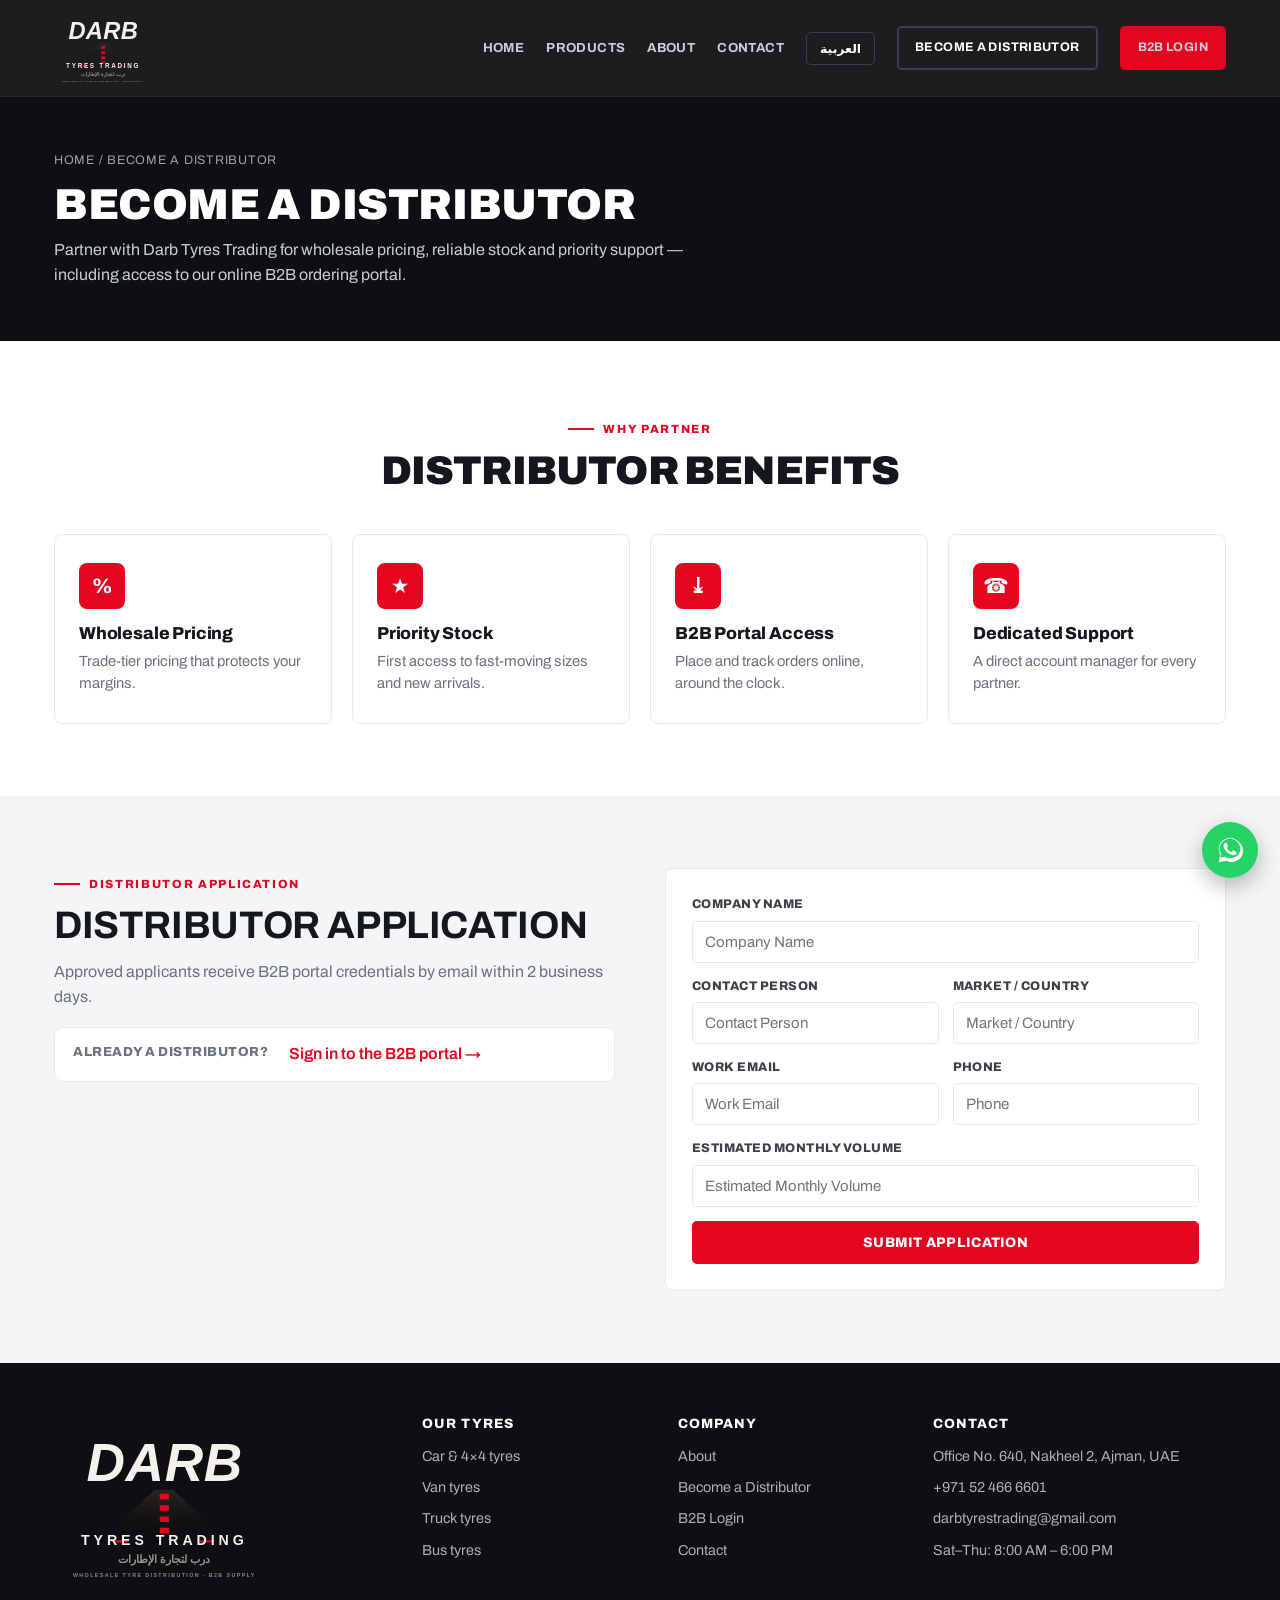
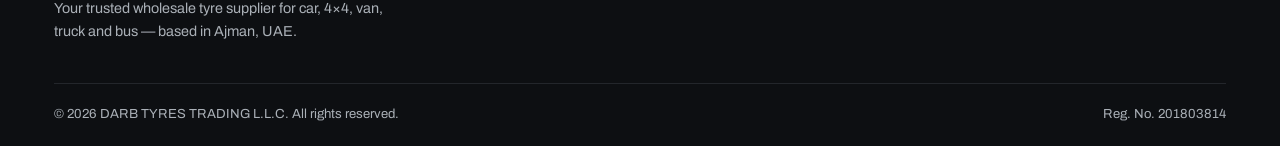
<file: distributor.html>
<!DOCTYPE html>
<html lang="en" dir="ltr">
<head>
<meta charset="UTF-8">
<meta name="viewport" content="width=device-width, initial-scale=1.0">
<meta name="theme-color" content="#e40521">
<link rel="icon" type="image/svg+xml" href="favicon.svg">
<title>Become a Distributor — Darb Tyres Trading L.L.C</title>
<meta name="description" content="Become a wholesale distributor for Darb Tyres Trading. Trade pricing, priority stock and B2B portal access. Based in Ajman, UAE.">
<script>try{var l=localStorage.getItem('darbLang')||'en';document.documentElement.lang=l;document.documentElement.dir=l==='ar'?'rtl':'ltr';}catch(e){}</script>
<link rel="stylesheet" href="style.css">
<script defer src="app.js"></script>
</head>
<body>

<!-- HEADER -->
<header class="site">
  <div class="wrap nav">
    <a class="brand" href="index.html"><img class="nav-logo" src="darb-logo-on-dark.svg" alt="Darb Tyres Trading"></a>
    <nav class="nav-links" id="navLinks">
      <a href="index.html" data-i18n="nav_home">Home</a>
      <a href="products.html" data-i18n="nav_products">Products</a>
      <a href="about.html" data-i18n="nav_about">About</a>
      <a href="contact.html" data-i18n="nav_contact">Contact</a>
      <button class="lang-toggle" id="langBtn" onclick="toggleLang()">العربية</button>
      <a href="distributor.html" class="btn btn-ghost active" data-i18n="nav_distributor">Become a Distributor</a>
      <a href="login.html" class="btn" data-i18n="nav_login">B2B Login</a>
    </nav>
    <button class="menu-btn" onclick="toggleMenu()" aria-label="Menu">☰</button>
  </div>
</header>

<!-- PAGE HEAD -->
<section class="phead">
  <div class="wrap">
    <div class="crumb"><a href="index.html" data-i18n="nav_home">Home</a> / <span data-i18n="nav_distributor">Become a Distributor</span></div>
    <h1 data-i18n="dist_title">Become a Distributor</h1>
    <p data-i18n="dist_lead">Partner with Darb Tyres Trading for wholesale pricing, reliable stock and priority support — including access to our online B2B ordering portal.</p>
  </div>
</section>

<!-- BENEFITS -->
<section class="section">
  <div class="wrap">
    <div class="sec-head center">
      <div class="kicker" data-i18n="dist_ben_kicker">Why Partner</div>
      <h2 data-i18n="dist_ben_title">Distributor benefits</h2>
    </div>
    <div class="grid-4">
      <div class="card"><div class="ic">%</div><h4 data-i18n="db1_t">Wholesale Pricing</h4><p data-i18n="db1_p">Trade-tier pricing that protects your margins.</p></div>
      <div class="card"><div class="ic">★</div><h4 data-i18n="db2_t">Priority Stock</h4><p data-i18n="db2_p">First access to fast-moving sizes and new arrivals.</p></div>
      <div class="card"><div class="ic">⤓</div><h4 data-i18n="db3_t">B2B Portal Access</h4><p data-i18n="db3_p">Place and track orders online, around the clock.</p></div>
      <div class="card"><div class="ic">☎</div><h4 data-i18n="db4_t">Dedicated Support</h4><p data-i18n="db4_p">A direct account manager for every partner.</p></div>
    </div>
  </div>
</section>

<!-- APPLICATION -->
<section class="section soft">
  <div class="wrap split" style="align-items:start">
    <div>
      <div class="kicker" data-i18n="dist_form_title">Distributor Application</div>
      <h2 class="sec-head" style="font-size:clamp(1.6rem,3vw,2.4rem);text-transform:uppercase;margin-bottom:14px" data-i18n="dist_form_title">Distributor Application</h2>
      <p style="color:var(--muted);margin-bottom:18px" data-i18n="dist_note">Approved applicants receive B2B portal credentials by email within 2 business days.</p>
      <div class="facts" style="margin-top:8px">
        <div class="row"><span class="k" data-i18n="dist_have">Already a distributor?</span><span class="v"><a href="login.html" style="color:var(--red)" data-i18n="dist_login_link">Sign in to the B2B portal →</a></span></div>
      </div>
    </div>
    <form class="form" data-demo>
      <div class="field"><label data-i18n="df_company">Company Name</label><input type="text" data-i18n-ph="df_company" placeholder="Company Name"></div>
      <div class="grid-2" style="gap:14px">
        <div class="field"><label data-i18n="df_contact">Contact Person</label><input type="text" data-i18n-ph="df_contact" placeholder="Contact Person"></div>
        <div class="field"><label data-i18n="df_market">Market / Country</label><input type="text" data-i18n-ph="df_market" placeholder="Market / Country"></div>
      </div>
      <div class="grid-2" style="gap:14px">
        <div class="field"><label data-i18n="df_email">Work Email</label><input type="email" data-i18n-ph="df_email" placeholder="Work Email"></div>
        <div class="field"><label data-i18n="df_phone">Phone</label><input type="tel" data-i18n-ph="df_phone" placeholder="Phone"></div>
      </div>
      <div class="field"><label data-i18n="df_volume">Estimated Monthly Volume</label><input type="text" data-i18n-ph="df_volume" placeholder="Estimated Monthly Volume"></div>
      <button type="submit" class="btn" data-i18n="df_send">Submit Application</button>
    </form>
  </div>
</section>

<!-- FOOTER -->
<footer class="site">
  <div class="wrap">
    <div class="foot-grid">
      <div class="foot-col foot-brand">
        <img class="foot-logo" src="darb-logo-on-dark.svg" alt="Darb Tyres Trading">
        <p data-i18n="foot_tag">Your trusted wholesale tyre supplier for car, 4×4, van, truck and bus — based in Ajman, UAE.</p>
      </div>
      <div class="foot-col">
        <h4 data-i18n="foot_products">Our Tyres</h4>
        <a href="products.html" data-i18n="fp_car">Car &amp; 4×4 tyres</a>
        <a href="products.html" data-i18n="fp_van">Van tyres</a>
        <a href="products.html" data-i18n="fp_truck">Truck tyres</a>
        <a href="products.html" data-i18n="fp_bus">Bus tyres</a>
      </div>
      <div class="foot-col">
        <h4 data-i18n="foot_company">Company</h4>
        <a href="about.html" data-i18n="nav_about">About</a>
        <a href="distributor.html" data-i18n="nav_distributor">Become a Distributor</a>
        <a href="login.html" data-i18n="nav_login">B2B Login</a>
        <a href="contact.html" data-i18n="nav_contact">Contact</a>
      </div>
      <div class="foot-col">
        <h4 data-i18n="foot_reach">Contact</h4>
        <p data-cfg-address>Office No. 640, Nakheel 2, Ajman, UAE</p>
        <a data-tel href="#" data-cfg-phone>+971 52 466 6601</a>
        <a data-mail href="#" data-cfg-email>darbtyrestrading@gmail.com</a>
        <p data-i18n="ci_hours">Sat–Thu: 8:00 AM – 6:00 PM</p>
      </div>
    </div>
    <div class="foot-bottom">
      <span>© <span id="year"></span> <span data-cfg-company>DARB TYRES TRADING L.L.C</span>. <span data-i18n="foot_rights">All rights reserved.</span></span>
      <span>Reg. No. <span data-cfg-reg>201803814</span></span>
    </div>
  </div>
</footer>

<a class="wa-float" id="waFloat" href="#" aria-label="WhatsApp"><svg viewBox="0 0 32 32" width="30" height="30" fill="currentColor"><path d="M16 3C9.4 3 4 8.4 4 15c0 2.1.6 4.1 1.6 5.9L4 29l8.3-1.6c1.7.9 3.6 1.4 5.7 1.4 6.6 0 12-5.4 12-12S22.6 3 16 3zm0 21.8c-1.8 0-3.5-.5-5-1.4l-.4-.2-4.9 1 1-4.8-.3-.4C5.5 18 5 16.5 5 15 5 8.9 9.9 4 16 4s11 4.9 11 11-4.9 9.8-11 9.8zm6.1-7.3c-.3-.2-1.9-1-2.2-1.1-.3-.1-.5-.2-.8.2s-.9 1.1-1.1 1.3c-.2.2-.4.2-.7.1-.3-.2-1.4-.5-2.6-1.6-1-.9-1.6-1.9-1.8-2.3-.2-.3 0-.5.1-.7.1-.1.3-.4.5-.6.1-.2.2-.3.3-.5.1-.2 0-.4 0-.6 0-.2-.8-1.9-1.1-2.6-.3-.7-.6-.6-.8-.6h-.7c-.2 0-.6.1-.9.4-.3.4-1.2 1.2-1.2 2.9s1.2 3.3 1.4 3.6c.2.2 2.4 3.7 5.9 5.2.8.4 1.5.6 2 .7.8.3 1.6.2 2.2.1.7-.1 1.9-.8 2.2-1.5.3-.7.3-1.4.2-1.5-.1-.2-.3-.3-.6-.4z"/></svg></a>
</body>
</html>
</file>
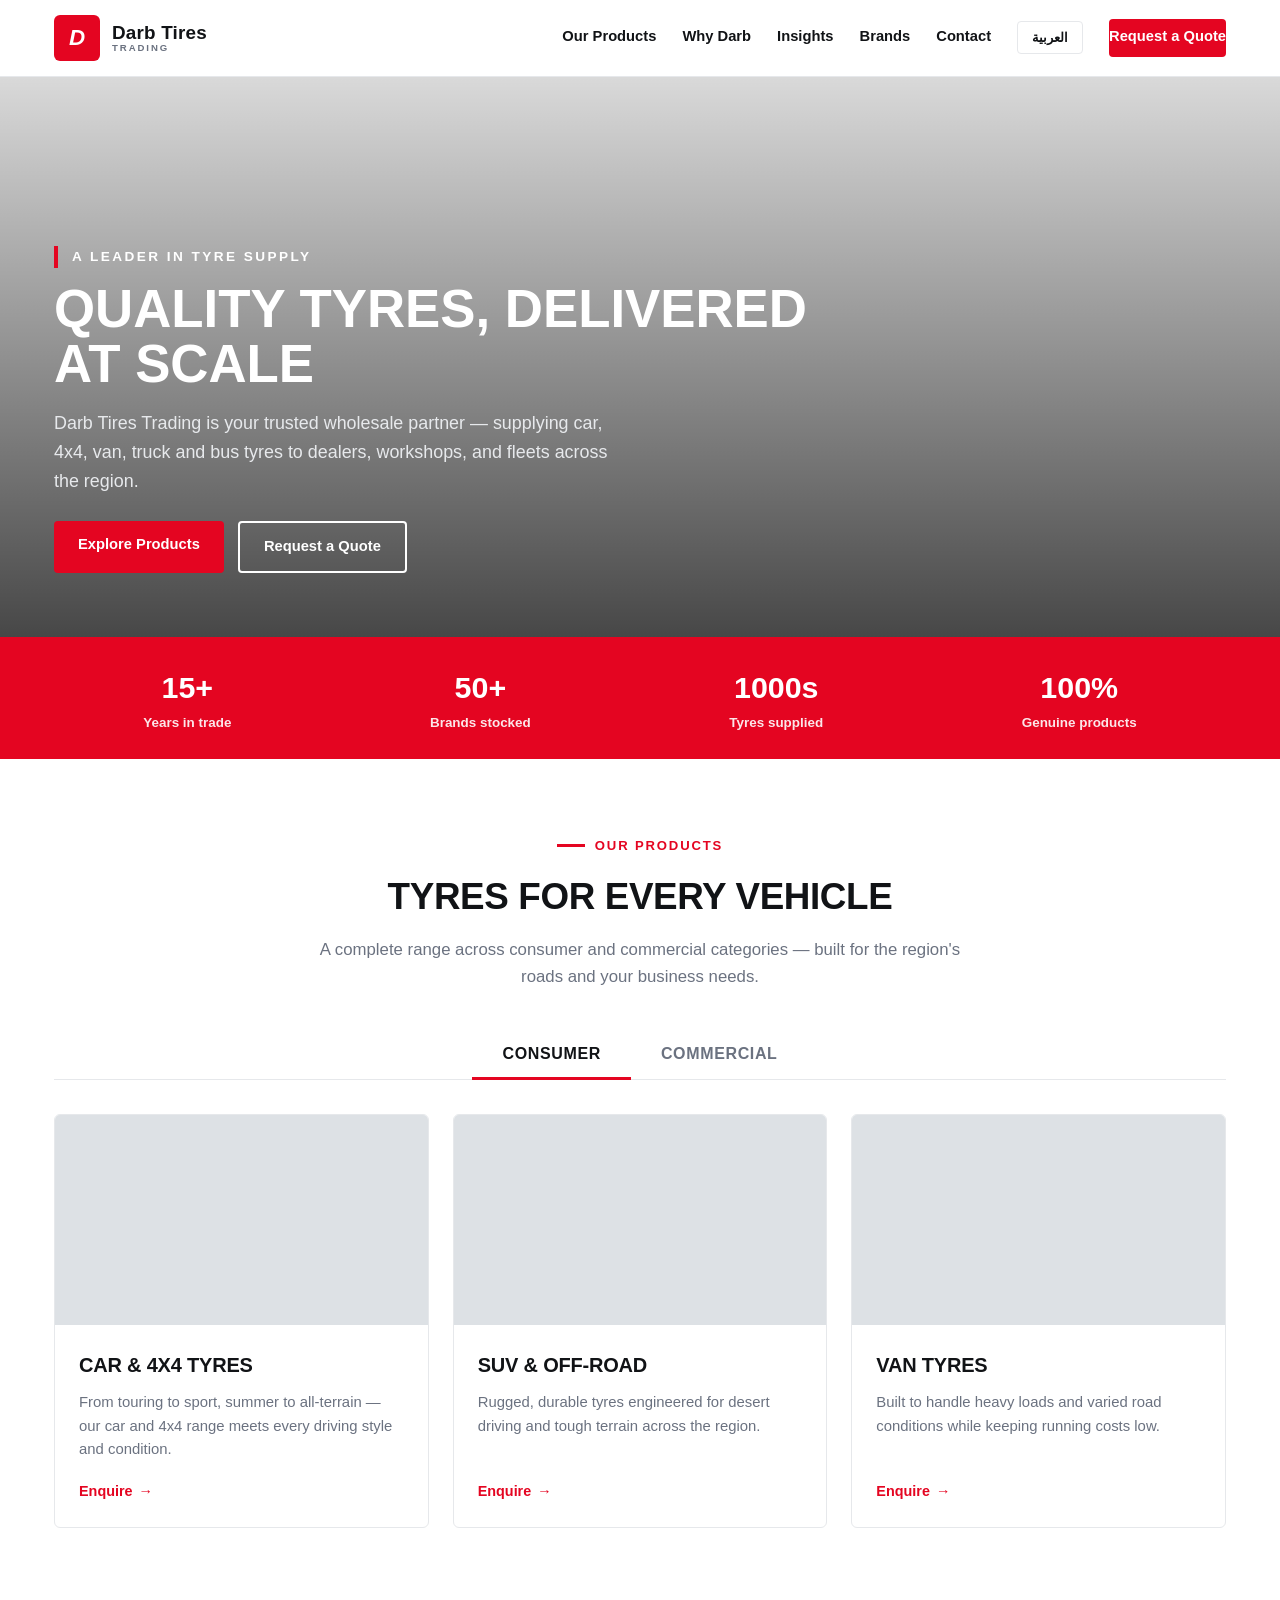
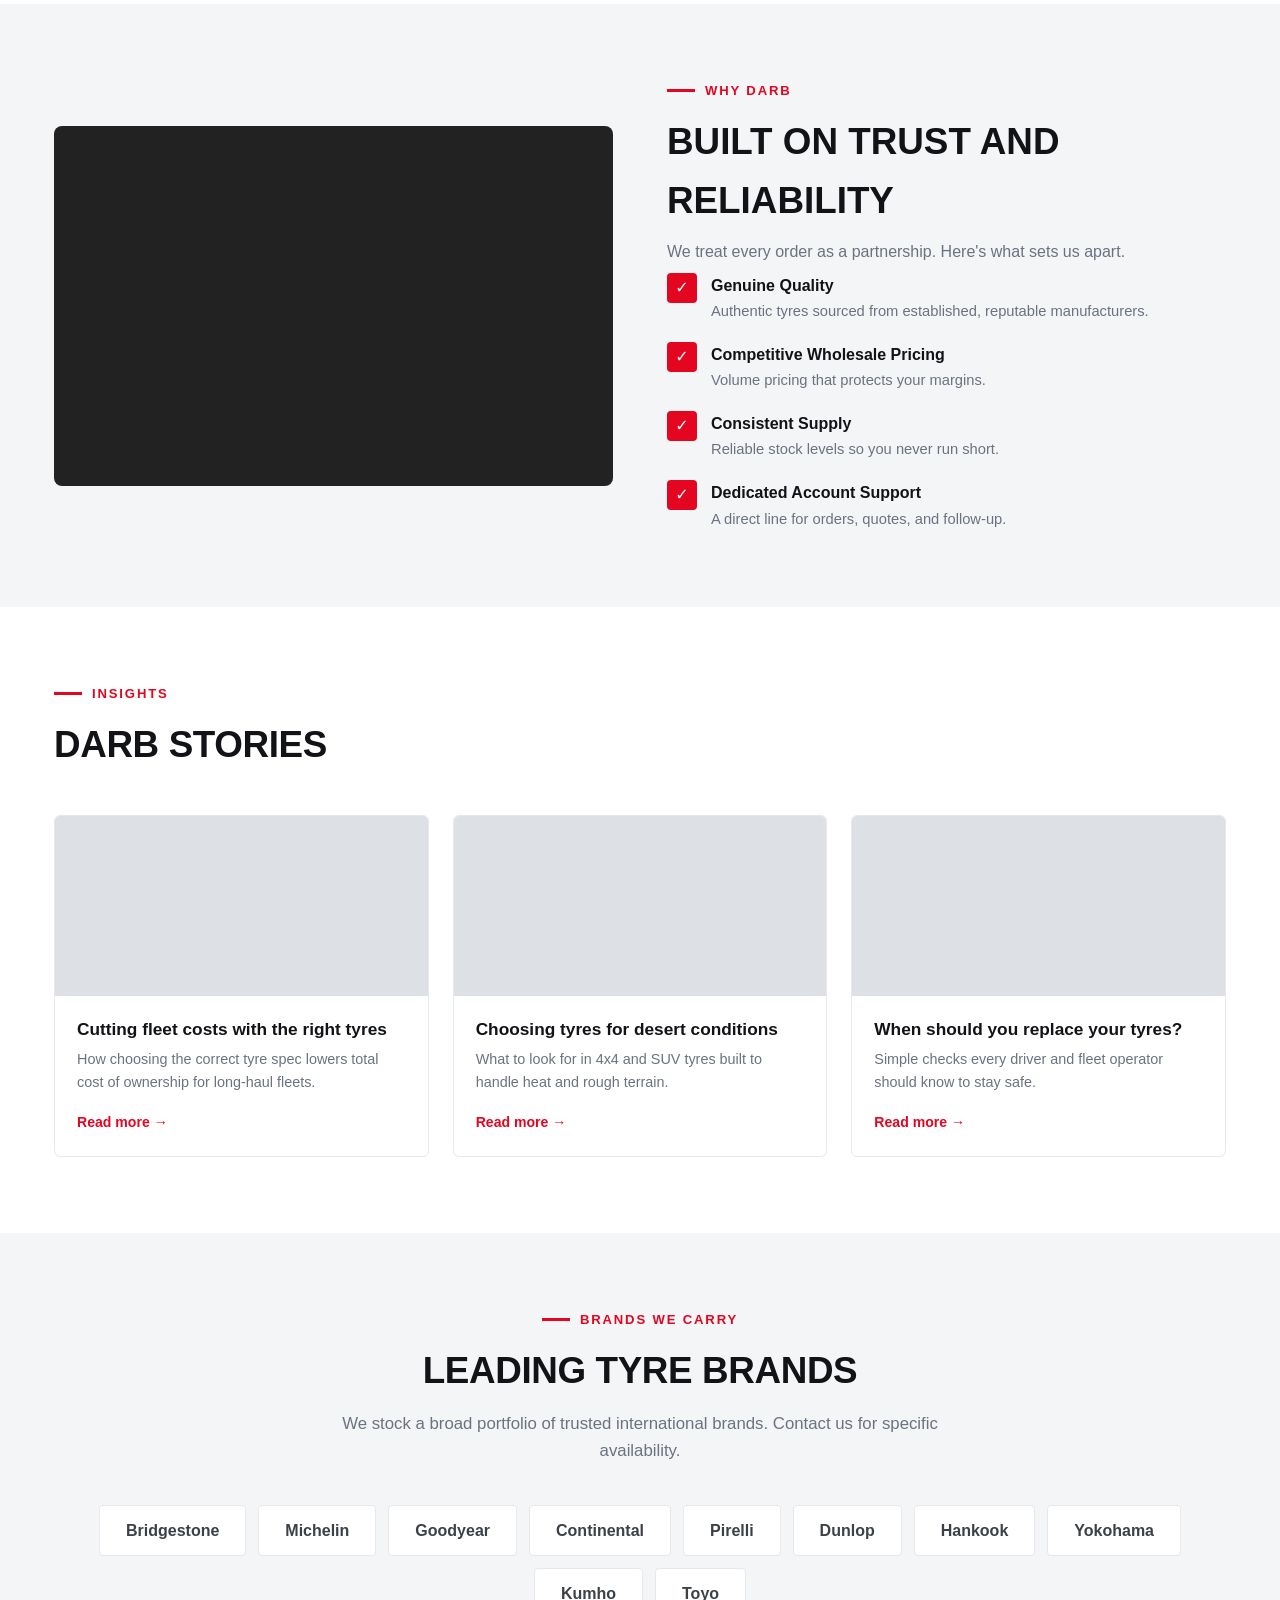
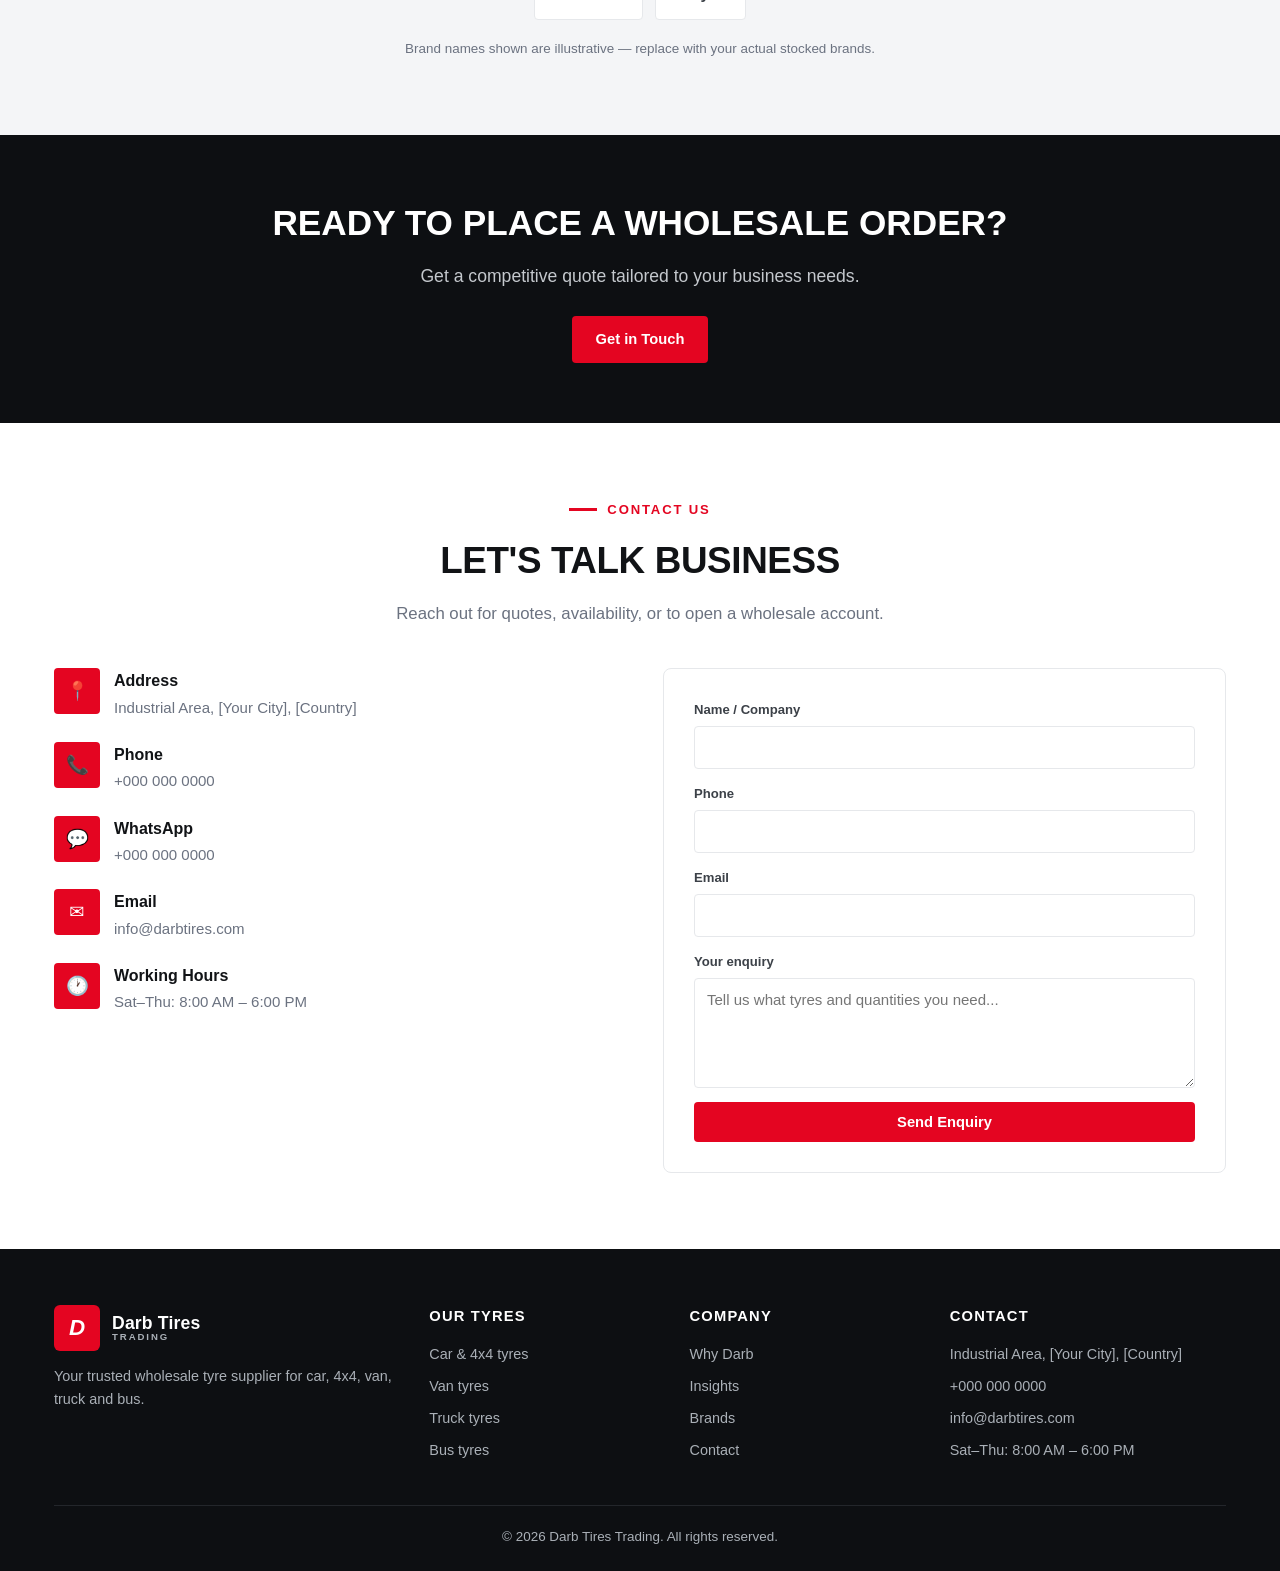
<file: index-bridgestone.html>
<!DOCTYPE html>
<html lang="en" dir="ltr">
<head>
<meta charset="UTF-8">
<meta name="viewport" content="width=device-width, initial-scale=1.0">
<meta name="theme-color" content="#e40521">
<title>Darb Tires Trading — A Leader in Tyre Supply</title>
<meta name="description" content="Darb Tires Trading — wholesale and B2B tyre supplier for car, 4x4, van, truck and bus. Quality tyres delivered at scale across the region.">
<style>
  :root{
    --red:#e40521;
    --red-dark:#b8001a;
    --ink:#111316;
    --ink-2:#3c4148;
    --muted:#6b7280;
    --line:#e6e8eb;
    --bg:#ffffff;
    --bg-soft:#f4f5f7;
    --dark:#0d0f12;
    --max:1220px;
  }
  *{box-sizing:border-box;margin:0;padding:0}
  html{scroll-behavior:smooth}
  body{font-family:"Helvetica Neue",Arial,system-ui,-apple-system,"Segoe UI",sans-serif;color:var(--ink);background:var(--bg);line-height:1.6;-webkit-font-smoothing:antialiased}
  [dir="rtl"] body{font-family:Tahoma,"Segoe UI",system-ui,sans-serif}
  a{color:inherit;text-decoration:none}
  img{max-width:100%;display:block}
  .wrap{max-width:var(--max);margin:0 auto;padding:0 24px}
  .upper{text-transform:uppercase;letter-spacing:.06em}

  /* Header */
  header{position:sticky;top:0;z-index:60;background:#fff;border-bottom:1px solid var(--line)}
  .nav{display:flex;align-items:center;justify-content:space-between;height:76px}
  .brand{display:flex;align-items:center;gap:12px}
  .bmark{width:46px;height:46px;background:var(--red);border-radius:6px;flex:none;display:grid;place-items:center;color:#fff;font-weight:900;font-size:1.4rem;font-style:italic;line-height:1}
  .brand .name{font-weight:900;font-size:1.18rem;line-height:1.05;letter-spacing:.01em}
  .brand .name small{display:block;font-weight:600;font-size:.6rem;color:var(--muted);letter-spacing:.2em;text-transform:uppercase}
  .nav-links{display:flex;align-items:center;gap:26px}
  .nav-links a{font-weight:700;font-size:.92rem;padding:6px 0;border-bottom:3px solid transparent;transition:border-color .2s}
  .nav-links a:hover{border-color:var(--red)}
  .btn{display:inline-block;background:var(--red);color:#fff;font-weight:800;padding:12px 24px;border-radius:4px;border:none;cursor:pointer;font-size:.92rem;transition:background .2s,transform .15s}
  .btn:hover{background:var(--red-dark);transform:translateY(-1px)}
  .btn-dark{background:var(--ink);color:#fff}
  .btn-dark:hover{background:#000}
  .btn-ghost{background:transparent;border:2px solid #fff;color:#fff}
  .btn-ghost:hover{background:#fff;color:var(--ink)}
  .lang-toggle{background:#fff;border:1.5px solid var(--line);color:var(--ink);padding:8px 14px;border-radius:4px;cursor:pointer;font-weight:800;font-size:.82rem;transition:border-color .2s}
  .lang-toggle:hover{border-color:var(--red)}
  .menu-btn{display:none;background:none;border:none;font-size:1.7rem;cursor:pointer}

  /* Hero */
  .hero{position:relative;min-height:560px;display:flex;align-items:flex-end;color:#fff;
    background:linear-gradient(180deg,rgba(0,0,0,.15),rgba(0,0,0,.72)),
      url('https://images.unsplash.com/photo-1449965408869-eaa3f722e40d?w=1600&q=80&auto=format&fit=crop') center/cover no-repeat;}
  .hero .wrap{padding:0 24px 64px;width:100%}
  .hero .tagline{font-size:.85rem;font-weight:800;letter-spacing:.18em;text-transform:uppercase;color:#fff;margin-bottom:14px;border-left:4px solid var(--red);padding-left:14px}
  [dir="rtl"] .hero .tagline{border-left:none;border-right:4px solid var(--red);padding-left:0;padding-right:14px}
  .hero h1{font-size:3.3rem;line-height:1.04;font-weight:900;max-width:760px;margin-bottom:18px;text-transform:uppercase}
  .hero p{font-size:1.12rem;color:#e7e9ec;max-width:560px;margin-bottom:26px}
  .hero-cta{display:flex;gap:14px;flex-wrap:wrap}

  /* Red strip */
  .redstrip{background:var(--red);color:#fff}
  .redstrip .wrap{display:flex;flex-wrap:wrap;justify-content:space-around;gap:20px;padding:26px 24px;text-align:center}
  .redstrip .it .n{font-size:1.9rem;font-weight:900}
  .redstrip .it .l{font-size:.84rem;opacity:.9;font-weight:600}

  /* Sections */
  .section{padding:76px 0}
  .section.soft{background:var(--bg-soft)}
  .sec-head{margin-bottom:40px}
  .sec-head.center{text-align:center;max-width:680px;margin-left:auto;margin-right:auto}
  .kicker{display:flex;align-items:center;gap:10px;font-weight:900;font-size:.82rem;letter-spacing:.14em;text-transform:uppercase;color:var(--red);margin-bottom:12px}
  .sec-head.center .kicker{justify-content:center}
  .kicker::before{content:"";width:28px;height:3px;background:var(--red);display:inline-block}
  .sec-head h2{font-size:2.3rem;font-weight:900;text-transform:uppercase;letter-spacing:-.01em}
  .sec-head p{color:var(--muted);font-size:1.05rem;margin-top:10px}

  /* Product tabs */
  .ptabs{display:flex;gap:0;justify-content:center;margin-bottom:34px;border-bottom:1px solid var(--line)}
  .ptabs button{background:none;border:none;padding:14px 30px;font-weight:800;font-size:1rem;color:var(--muted);cursor:pointer;border-bottom:3px solid transparent;margin-bottom:-1px;transition:.2s;text-transform:uppercase;letter-spacing:.04em}
  .ptabs button.active{color:var(--ink);border-color:var(--red)}

  .prod-grid{display:grid;grid-template-columns:repeat(3,1fr);gap:24px}
  .pcard{background:#fff;border:1px solid var(--line);border-radius:6px;overflow:hidden;transition:.2s;display:flex;flex-direction:column}
  .pcard:hover{box-shadow:0 16px 36px rgba(0,0,0,.12);transform:translateY(-4px)}
  .pcard .photo{height:210px;background-size:cover;background-position:center;background-color:#dde1e5}
  .pcard .body{padding:24px;display:flex;flex-direction:column;flex:1}
  .pcard h3{font-size:1.25rem;font-weight:900;margin-bottom:10px;text-transform:uppercase;letter-spacing:-.01em}
  .pcard p{color:var(--muted);font-size:.93rem;margin-bottom:18px;flex:1}
  .pcard .more{color:var(--red);font-weight:800;font-size:.9rem;display:inline-flex;align-items:center;gap:6px}
  .pcard .more::after{content:"→"}
  [dir="rtl"] .pcard .more::after{content:"←"}

  /* Feature split */
  .split{display:grid;grid-template-columns:1fr 1fr;gap:54px;align-items:center}
  .split .media{border-radius:8px;overflow:hidden;min-height:360px;background-size:cover;background-position:center;background-color:#222}
  .feat-list{list-style:none;display:grid;gap:18px;margin-top:8px}
  .feat-list li{display:flex;gap:14px;align-items:flex-start}
  .feat-list .tick{flex:none;width:30px;height:30px;border-radius:4px;background:var(--red);color:#fff;display:grid;place-items:center;font-weight:900}
  .feat-list h4{font-weight:800;margin-bottom:2px}
  .feat-list p{color:var(--muted);font-size:.92rem}

  /* Stories */
  .stories{display:grid;grid-template-columns:repeat(3,1fr);gap:24px}
  .story{background:#fff;border:1px solid var(--line);border-radius:6px;overflow:hidden;transition:.2s}
  .story:hover{box-shadow:0 14px 32px rgba(0,0,0,.10);transform:translateY(-4px)}
  .story .photo{height:180px;background-size:cover;background-position:center;background-color:#dde1e5}
  .story .body{padding:22px}
  .story h3{font-size:1.08rem;font-weight:800;margin-bottom:8px;line-height:1.3}
  .story p{color:var(--muted);font-size:.9rem;margin-bottom:14px}
  .story .more{color:var(--red);font-weight:800;font-size:.88rem}

  /* Brands */
  .brand-strip{display:flex;flex-wrap:wrap;gap:12px;justify-content:center}
  .brand-strip .chip{border:1px solid var(--line);background:#fff;border-radius:4px;padding:12px 26px;font-weight:800;color:var(--ink-2);transition:.2s}
  .brand-strip .chip:hover{border-color:var(--red);color:var(--ink)}

  /* CTA */
  .cta{background:var(--dark);color:#fff}
  .cta .wrap{padding:60px 24px;text-align:center}
  .cta h2{font-size:2.2rem;font-weight:900;text-transform:uppercase;margin-bottom:10px}
  .cta p{font-size:1.1rem;color:#c4c8cd;margin-bottom:26px}

  /* Contact */
  .contact-grid{display:grid;grid-template-columns:1fr 1fr;gap:46px}
  .info-row{display:flex;gap:14px;align-items:flex-start;margin-bottom:22px}
  .info-row .ic{width:46px;height:46px;border-radius:4px;flex:none;display:grid;place-items:center;background:var(--red);color:#fff;font-size:1.15rem}
  .info-row h4{font-weight:800;margin-bottom:2px}
  .info-row p{color:var(--muted);font-size:.94rem}
  form{display:grid;gap:14px;background:#fff;border:1px solid var(--line);border-radius:8px;padding:30px}
  .field{display:grid;gap:6px}
  .field label{font-size:.82rem;font-weight:800;color:var(--ink-2)}
  form input,form textarea{background:#fff;border:1.5px solid var(--line);border-radius:4px;padding:12px;font-size:.94rem;color:var(--ink);font-family:inherit}
  form input:focus,form textarea:focus{outline:none;border-color:var(--red)}
  textarea{resize:vertical;min-height:110px}
  #formNote{color:#0a7a2f;font-weight:800;display:none}

  /* Footer */
  footer{background:var(--dark);color:#aab0b7;padding:56px 0 24px}
  .foot-grid{display:grid;grid-template-columns:1.5fr 1fr 1fr 1.2fr;gap:30px;margin-bottom:34px}
  .foot-col h4{color:#fff;font-weight:800;margin-bottom:14px;font-size:.92rem;text-transform:uppercase;letter-spacing:.08em}
  .foot-col a,.foot-col p{display:block;color:#aab0b7;font-size:.9rem;margin-bottom:9px;transition:color .2s}
  .foot-col a:hover{color:var(--red)}
  .foot-brand .name{color:#fff;font-weight:900;font-size:1.1rem}
  .foot-bottom{border-top:1px solid #23262b;padding-top:20px;text-align:center;font-size:.84rem}

  @media(max-width:980px){
    .hero h1{font-size:2.3rem}
    .prod-grid,.stories{grid-template-columns:1fr 1fr}
    .split,.contact-grid{grid-template-columns:1fr;gap:34px}
    .foot-grid{grid-template-columns:1fr 1fr}
    .nav-links{display:none}
    .menu-btn{display:block}
    .nav-links.open{display:flex;flex-direction:column;align-items:flex-start;position:absolute;top:76px;left:0;right:0;background:#fff;border-bottom:1px solid var(--line);padding:20px 24px;gap:16px}
  }
  @media(max-width:600px){
    .prod-grid,.stories,.foot-grid{grid-template-columns:1fr}
    .hero h1{font-size:1.9rem}
  }
</style>
</head>
<body>

<!-- HEADER -->
<header>
  <div class="wrap nav">
    <div class="brand">
      <div class="bmark">D</div>
      <div class="name"><span data-i18n="brand_name">Darb Tires</span><small data-i18n="brand_sub">Trading</small></div>
    </div>
    <nav class="nav-links" id="navLinks">
      <a href="#products" data-i18n="nav_products">Our Products</a>
      <a href="#why" data-i18n="nav_why">Why Darb</a>
      <a href="#stories" data-i18n="nav_stories">Insights</a>
      <a href="#brands" data-i18n="nav_brands">Brands</a>
      <a href="#contact" data-i18n="nav_contact">Contact</a>
      <button class="lang-toggle" id="langBtn" onclick="toggleLang()">العربية</button>
      <a href="#contact" class="btn" data-i18n="nav_quote">Request a Quote</a>
    </nav>
    <button class="menu-btn" onclick="toggleMenu()">☰</button>
  </div>
</header>

<!-- HERO -->
<section class="hero">
  <div class="wrap">
    <div class="tagline" data-i18n="hero_tag">A Leader in Tyre Supply</div>
    <h1 data-i18n="hero_title">Quality tyres, delivered at scale</h1>
    <p data-i18n="hero_lead">Darb Tires Trading is your trusted wholesale partner — supplying car, 4x4, van, truck and bus tyres to dealers, workshops, and fleets across the region.</p>
    <div class="hero-cta">
      <a href="#products" class="btn" data-i18n="hero_cta1">Explore Products</a>
      <a href="#contact" class="btn btn-ghost" data-i18n="hero_cta2">Request a Quote</a>
    </div>
  </div>
</section>

<!-- RED STRIP -->
<div class="redstrip">
  <div class="wrap">
    <div class="it"><div class="n">15+</div><div class="l" data-i18n="rs1">Years in trade</div></div>
    <div class="it"><div class="n">50+</div><div class="l" data-i18n="rs2">Brands stocked</div></div>
    <div class="it"><div class="n">1000s</div><div class="l" data-i18n="rs3">Tyres supplied</div></div>
    <div class="it"><div class="n">100%</div><div class="l" data-i18n="rs4">Genuine products</div></div>
  </div>
</div>

<!-- PRODUCTS -->
<section class="section" id="products">
  <div class="wrap">
    <div class="sec-head center">
      <div class="kicker" data-i18n="pr_kicker">Our Products</div>
      <h2 data-i18n="pr_title">Tyres for every vehicle</h2>
      <p data-i18n="pr_sub">A complete range across consumer and commercial categories — built for the region's roads and your business needs.</p>
    </div>
    <div class="ptabs">
      <button class="active" id="tabCon" onclick="switchCat('con')" data-i18n="pr_tab1">Consumer</button>
      <button id="tabCom" onclick="switchCat('com')" data-i18n="pr_tab2">Commercial</button>
    </div>

    <div class="prod-grid" id="gridCon">
      <div class="pcard">
        <div class="photo" style="background-image:url('https://images.unsplash.com/photo-1503376780353-7e6692767b70?w=800&q=80&auto=format&fit=crop')"></div>
        <div class="body"><h3 data-i18n="pc1_t">Car & 4x4 tyres</h3><p data-i18n="pc1_p">From touring to sport, summer to all-terrain — our car and 4x4 range meets every driving style and condition.</p><a href="#contact" class="more" data-i18n="pc_more">Enquire</a></div>
      </div>
      <div class="pcard">
        <div class="photo" style="background-image:url('https://images.unsplash.com/photo-1533473359331-0135ef1b58bf?w=800&q=80&auto=format&fit=crop')"></div>
        <div class="body"><h3 data-i18n="pc2_t">SUV & Off-Road</h3><p data-i18n="pc2_p">Rugged, durable tyres engineered for desert driving and tough terrain across the region.</p><a href="#contact" class="more" data-i18n="pc_more">Enquire</a></div>
      </div>
      <div class="pcard">
        <div class="photo" style="background-image:url('https://images.unsplash.com/photo-1606611013016-969c19ba27bb?w=800&q=80&auto=format&fit=crop')"></div>
        <div class="body"><h3 data-i18n="pc3_t">Van tyres</h3><p data-i18n="pc3_p">Built to handle heavy loads and varied road conditions while keeping running costs low.</p><a href="#contact" class="more" data-i18n="pc_more">Enquire</a></div>
      </div>
    </div>

    <div class="prod-grid" id="gridCom" style="display:none">
      <div class="pcard">
        <div class="photo" style="background-image:url('https://images.unsplash.com/photo-1601584115197-04ecc0da31d7?w=800&q=80&auto=format&fit=crop')"></div>
        <div class="body"><h3 data-i18n="pc4_t">Truck tyres</h3><p data-i18n="pc4_p">Maximum safety and mileage for long-haul freight — minimising your fleet's total cost of ownership.</p><a href="#contact" class="more" data-i18n="pc_more">Enquire</a></div>
      </div>
      <div class="pcard">
        <div class="photo" style="background-image:url('https://images.unsplash.com/photo-1544620347-c4fd4a3d5957?w=800&q=80&auto=format&fit=crop')"></div>
        <div class="body"><h3 data-i18n="pc5_t">Bus tyres</h3><p data-i18n="pc5_p">High-mileage, dependable tyres for buses and passenger transport fleets.</p><a href="#contact" class="more" data-i18n="pc_more">Enquire</a></div>
      </div>
      <div class="pcard">
        <div class="photo" style="background-image:url('https://images.unsplash.com/photo-1502877338535-766e1452684a?w=800&q=80&auto=format&fit=crop')"></div>
        <div class="body"><h3 data-i18n="pc6_t">Fleet supply</h3><p data-i18n="pc6_p">Bulk supply programmes and account-based service for managed vehicle fleets.</p><a href="#contact" class="more" data-i18n="pc_more">Enquire</a></div>
      </div>
    </div>
  </div>
</section>

<!-- WHY -->
<section class="section soft" id="why">
  <div class="wrap split">
    <div class="media" style="background-image:url('https://images.unsplash.com/photo-1486262715619-67b85e0b08d3?w=900&q=80&auto=format&fit=crop')"></div>
    <div>
      <div class="kicker" data-i18n="why_kicker">Why Darb</div>
      <h2 style="font-size:2.3rem;font-weight:900;text-transform:uppercase;margin-bottom:8px" data-i18n="why_title">Built on trust and reliability</h2>
      <p style="color:var(--muted);margin-bottom:6px" data-i18n="why_sub">We treat every order as a partnership. Here's what sets us apart.</p>
      <ul class="feat-list">
        <li><span class="tick">✓</span><div><h4 data-i18n="w1_t">Genuine Quality</h4><p data-i18n="w1_p">Authentic tyres sourced from established, reputable manufacturers.</p></div></li>
        <li><span class="tick">✓</span><div><h4 data-i18n="w2_t">Competitive Wholesale Pricing</h4><p data-i18n="w2_p">Volume pricing that protects your margins.</p></div></li>
        <li><span class="tick">✓</span><div><h4 data-i18n="w3_t">Consistent Supply</h4><p data-i18n="w3_p">Reliable stock levels so you never run short.</p></div></li>
        <li><span class="tick">✓</span><div><h4 data-i18n="w4_t">Dedicated Account Support</h4><p data-i18n="w4_p">A direct line for orders, quotes, and follow-up.</p></div></li>
      </ul>
    </div>
  </div>
</section>

<!-- STORIES -->
<section class="section" id="stories">
  <div class="wrap">
    <div class="sec-head">
      <div class="kicker" data-i18n="st_kicker">Insights</div>
      <h2 data-i18n="st_title">Darb stories</h2>
    </div>
    <div class="stories">
      <div class="story">
        <div class="photo" style="background-image:url('https://images.unsplash.com/photo-1601584115197-04ecc0da31d7?w=700&q=80&auto=format&fit=crop')"></div>
        <div class="body"><h3 data-i18n="s1_t">Cutting fleet costs with the right tyres</h3><p data-i18n="s1_p">How choosing the correct tyre spec lowers total cost of ownership for long-haul fleets.</p><span class="more" data-i18n="s_more">Read more →</span></div>
      </div>
      <div class="story">
        <div class="photo" style="background-image:url('https://images.unsplash.com/photo-1533473359331-0135ef1b58bf?w=700&q=80&auto=format&fit=crop')"></div>
        <div class="body"><h3 data-i18n="s2_t">Choosing tyres for desert conditions</h3><p data-i18n="s2_p">What to look for in 4x4 and SUV tyres built to handle heat and rough terrain.</p><span class="more" data-i18n="s_more">Read more →</span></div>
      </div>
      <div class="story">
        <div class="photo" style="background-image:url('https://images.unsplash.com/photo-1503376780353-7e6692767b70?w=700&q=80&auto=format&fit=crop')"></div>
        <div class="body"><h3 data-i18n="s3_t">When should you replace your tyres?</h3><p data-i18n="s3_p">Simple checks every driver and fleet operator should know to stay safe.</p><span class="more" data-i18n="s_more">Read more →</span></div>
      </div>
    </div>
  </div>
</section>

<!-- BRANDS -->
<section class="section soft" id="brands">
  <div class="wrap">
    <div class="sec-head center">
      <div class="kicker" data-i18n="br_kicker">Brands We Carry</div>
      <h2 data-i18n="br_title">Leading tyre brands</h2>
      <p data-i18n="br_sub">We stock a broad portfolio of trusted international brands. Contact us for specific availability.</p>
    </div>
    <div class="brand-strip">
      <span class="chip">Bridgestone</span><span class="chip">Michelin</span><span class="chip">Goodyear</span>
      <span class="chip">Continental</span><span class="chip">Pirelli</span><span class="chip">Dunlop</span>
      <span class="chip">Hankook</span><span class="chip">Yokohama</span><span class="chip">Kumho</span><span class="chip">Toyo</span>
    </div>
    <p style="text-align:center;color:var(--muted);font-size:.84rem;margin-top:18px" data-i18n="br_note">Brand names shown are illustrative — replace with your actual stocked brands.</p>
  </div>
</section>

<!-- CTA -->
<section class="cta">
  <div class="wrap">
    <h2 data-i18n="cta_title">Ready to place a wholesale order?</h2>
    <p data-i18n="cta_sub">Get a competitive quote tailored to your business needs.</p>
    <a href="#contact" class="btn" data-i18n="cta_btn">Get in Touch</a>
  </div>
</section>

<!-- CONTACT -->
<section class="section" id="contact">
  <div class="wrap">
    <div class="sec-head center">
      <div class="kicker" data-i18n="ct_kicker">Contact Us</div>
      <h2 data-i18n="ct_title">Let's talk business</h2>
      <p data-i18n="ct_sub">Reach out for quotes, availability, or to open a wholesale account.</p>
    </div>
    <div class="contact-grid">
      <div>
        <div class="info-row"><div class="ic">📍</div><div><h4 data-i18n="ci1_t">Address</h4><p data-i18n="ci1_p">Industrial Area, [Your City], [Country]</p></div></div>
        <div class="info-row"><div class="ic">📞</div><div><h4 data-i18n="ci2_t">Phone</h4><p>+000 000 0000</p></div></div>
        <div class="info-row"><div class="ic">💬</div><div><h4 data-i18n="ci3_t">WhatsApp</h4><p>+000 000 0000</p></div></div>
        <div class="info-row"><div class="ic">✉️</div><div><h4 data-i18n="ci4_t">Email</h4><p>info@darbtires.com</p></div></div>
        <div class="info-row"><div class="ic">🕐</div><div><h4 data-i18n="ci5_t">Working Hours</h4><p data-i18n="ci5_p">Sat–Thu: 8:00 AM – 6:00 PM</p></div></div>
      </div>
      <form onsubmit="return submitForm(event)">
        <div class="field"><label data-i18n="f_name">Name / Company</label><input type="text" required></div>
        <div class="field"><label data-i18n="f_phone">Phone</label><input type="tel" required></div>
        <div class="field"><label data-i18n="f_email">Email</label><input type="email"></div>
        <div class="field"><label data-i18n="f_msg">Your enquiry</label><textarea data-i18n-ph="f_msg_ph" placeholder="Tell us what tyres and quantities you need..."></textarea></div>
        <button type="submit" class="btn" data-i18n="f_submit">Send Enquiry</button>
        <p id="formNote" data-i18n="f_thanks">Thank you — we'll get back to you shortly.</p>
      </form>
    </div>
  </div>
</section>

<!-- FOOTER -->
<footer>
  <div class="wrap">
    <div class="foot-grid">
      <div class="foot-col foot-brand">
        <div class="brand" style="margin-bottom:14px"><div class="bmark">D</div><div class="name" style="color:#fff"><span data-i18n="brand_name">Darb Tires</span><small style="color:#aab0b7" data-i18n="brand_sub">Trading</small></div></div>
        <p data-i18n="foot_tag">Your trusted wholesale tyre supplier for car, 4x4, van, truck and bus.</p>
      </div>
      <div class="foot-col">
        <h4 data-i18n="foot_products">Our Tyres</h4>
        <a href="#products" data-i18n="pc1_t">Car & 4x4 tyres</a>
        <a href="#products" data-i18n="pc3_t">Van tyres</a>
        <a href="#products" data-i18n="pc4_t">Truck tyres</a>
        <a href="#products" data-i18n="pc5_t">Bus tyres</a>
      </div>
      <div class="foot-col">
        <h4 data-i18n="foot_company">Company</h4>
        <a href="#why" data-i18n="nav_why">Why Darb</a>
        <a href="#stories" data-i18n="nav_stories">Insights</a>
        <a href="#brands" data-i18n="nav_brands">Brands</a>
        <a href="#contact" data-i18n="nav_contact">Contact</a>
      </div>
      <div class="foot-col">
        <h4 data-i18n="foot_reach">Contact</h4>
        <p data-i18n="ci1_p">Industrial Area, [Your City], [Country]</p>
        <p>+000 000 0000</p>
        <p>info@darbtires.com</p>
        <p data-i18n="ci5_p">Sat–Thu: 8:00 AM – 6:00 PM</p>
      </div>
    </div>
    <div class="foot-bottom">© <span id="year"></span> Darb Tires Trading. <span data-i18n="foot_rights">All rights reserved.</span></div>
  </div>
</footer>

<script>
const I18N={
  en:{
    brand_name:"Darb Tires",brand_sub:"Trading",
    nav_products:"Our Products",nav_why:"Why Darb",nav_stories:"Insights",nav_brands:"Brands",nav_contact:"Contact",nav_quote:"Request a Quote",
    hero_tag:"A Leader in Tyre Supply",
    hero_title:"Quality tyres, delivered at scale",
    hero_lead:"Darb Tires Trading is your trusted wholesale partner — supplying car, 4x4, van, truck and bus tyres to dealers, workshops, and fleets across the region.",
    hero_cta1:"Explore Products",hero_cta2:"Request a Quote",
    rs1:"Years in trade",rs2:"Brands stocked",rs3:"Tyres supplied",rs4:"Genuine products",
    pr_kicker:"Our Products",pr_title:"Tyres for every vehicle",
    pr_sub:"A complete range across consumer and commercial categories — built for the region's roads and your business needs.",
    pr_tab1:"Consumer",pr_tab2:"Commercial",
    pc1_t:"Car & 4x4 tyres",pc1_p:"From touring to sport, summer to all-terrain — our car and 4x4 range meets every driving style and condition.",
    pc2_t:"SUV & Off-Road",pc2_p:"Rugged, durable tyres engineered for desert driving and tough terrain across the region.",
    pc3_t:"Van tyres",pc3_p:"Built to handle heavy loads and varied road conditions while keeping running costs low.",
    pc4_t:"Truck tyres",pc4_p:"Maximum safety and mileage for long-haul freight — minimising your fleet's total cost of ownership.",
    pc5_t:"Bus tyres",pc5_p:"High-mileage, dependable tyres for buses and passenger transport fleets.",
    pc6_t:"Fleet supply",pc6_p:"Bulk supply programmes and account-based service for managed vehicle fleets.",
    pc_more:"Enquire",
    why_kicker:"Why Darb",why_title:"Built on trust and reliability",why_sub:"We treat every order as a partnership. Here's what sets us apart.",
    w1_t:"Genuine Quality",w1_p:"Authentic tyres sourced from established, reputable manufacturers.",
    w2_t:"Competitive Wholesale Pricing",w2_p:"Volume pricing that protects your margins.",
    w3_t:"Consistent Supply",w3_p:"Reliable stock levels so you never run short.",
    w4_t:"Dedicated Account Support",w4_p:"A direct line for orders, quotes, and follow-up.",
    st_kicker:"Insights",st_title:"Darb stories",
    s1_t:"Cutting fleet costs with the right tyres",s1_p:"How choosing the correct tyre spec lowers total cost of ownership for long-haul fleets.",
    s2_t:"Choosing tyres for desert conditions",s2_p:"What to look for in 4x4 and SUV tyres built to handle heat and rough terrain.",
    s3_t:"When should you replace your tyres?",s3_p:"Simple checks every driver and fleet operator should know to stay safe.",
    s_more:"Read more →",
    br_kicker:"Brands We Carry",br_title:"Leading tyre brands",br_sub:"We stock a broad portfolio of trusted international brands. Contact us for specific availability.",
    br_note:"Brand names shown are illustrative — replace with your actual stocked brands.",
    cta_title:"Ready to place a wholesale order?",cta_sub:"Get a competitive quote tailored to your business needs.",cta_btn:"Get in Touch",
    ct_kicker:"Contact Us",ct_title:"Let's talk business",ct_sub:"Reach out for quotes, availability, or to open a wholesale account.",
    ci1_t:"Address",ci1_p:"Industrial Area, [Your City], [Country]",
    ci2_t:"Phone",ci3_t:"WhatsApp",ci4_t:"Email",ci5_t:"Working Hours",ci5_p:"Sat–Thu: 8:00 AM – 6:00 PM",
    f_name:"Name / Company",f_phone:"Phone",f_email:"Email",f_msg:"Your enquiry",
    f_msg_ph:"Tell us what tyres and quantities you need...",f_submit:"Send Enquiry",f_thanks:"Thank you — we'll get back to you shortly.",
    foot_tag:"Your trusted wholesale tyre supplier for car, 4x4, van, truck and bus.",
    foot_products:"Our Tyres",foot_company:"Company",foot_reach:"Contact",foot_rights:"All rights reserved."
  },
  ar:{
    brand_name:"درب للإطارات",brand_sub:"للتجارة",
    nav_products:"منتجاتنا",nav_why:"لماذا درب",nav_stories:"مقالات",nav_brands:"العلامات",nav_contact:"تواصل",nav_quote:"اطلب عرض سعر",
    hero_tag:"رائدون في توريد الإطارات",
    hero_title:"إطارات عالية الجودة بكميات كبيرة",
    hero_lead:"درب لتجارة الإطارات شريكك الموثوق بالجملة — نوفّر إطارات السيارات والدفع الرباعي والفان والشاحنات والحافلات للموزعين والورش والأساطيل في المنطقة.",
    hero_cta1:"استعرض المنتجات",hero_cta2:"اطلب عرض سعر",
    rs1:"سنوات في التجارة",rs2:"علامة تجارية",rs3:"إطار تم توريده",rs4:"منتجات أصلية",
    pr_kicker:"منتجاتنا",pr_title:"إطارات لكل مركبة",
    pr_sub:"تشكيلة كاملة للفئات الاستهلاكية والتجارية — مصممة لطرق المنطقة واحتياجات عملك.",
    pr_tab1:"استهلاكي",pr_tab2:"تجاري",
    pc1_t:"إطارات السيارات والدفع الرباعي",pc1_p:"من القيادة العادية إلى الرياضية، ومن الصيف إلى جميع التضاريس — تشكيلتنا تناسب كل أسلوب قيادة وظرف.",
    pc2_t:"دفع رباعي وطرق وعرة",pc2_p:"إطارات قوية ومتينة مصممة للقيادة الصحراوية والتضاريس الصعبة في المنطقة.",
    pc3_t:"إطارات الفان",pc3_p:"مصممة لتحمّل الأحمال الثقيلة وظروف الطرق المتنوعة مع خفض تكاليف التشغيل.",
    pc4_t:"إطارات الشاحنات",pc4_p:"أقصى درجات الأمان والكيلومترات للنقل لمسافات طويلة — مع خفض إجمالي تكلفة ملكية أسطولك.",
    pc5_t:"إطارات الحافلات",pc5_p:"إطارات موثوقة وعالية الكيلومترات للحافلات وأساطيل نقل الركاب.",
    pc6_t:"توريد الأساطيل",pc6_p:"برامج توريد بالجملة وخدمة قائمة على الحسابات لأساطيل المركبات.",
    pc_more:"استفسر",
    why_kicker:"لماذا درب",why_title:"مبنية على الثقة والموثوقية",why_sub:"نتعامل مع كل طلب كشراكة. إليك ما يميّزنا.",
    w1_t:"جودة أصلية",w1_p:"إطارات أصلية من مصنّعين معروفين وذوي سمعة راسخة.",
    w2_t:"أسعار جملة تنافسية",w2_p:"أسعار للكميات تحمي هوامش ربحك.",
    w3_t:"إمداد مستمر",w3_p:"مستويات مخزون موثوقة حتى لا ينفد لديك أبداً.",
    w4_t:"دعم مخصص للحسابات",w4_p:"خط مباشر للطلبات وعروض الأسعار والمتابعة.",
    st_kicker:"مقالات",st_title:"مقالات درب",
    s1_t:"خفض تكاليف الأسطول بالإطارات المناسبة",s1_p:"كيف يقلّل اختيار مواصفات الإطار الصحيحة إجمالي تكلفة الملكية لأساطيل النقل الطويل.",
    s2_t:"اختيار الإطارات لظروف الصحراء",s2_p:"ما الذي يجب البحث عنه في إطارات الدفع الرباعي المصممة لتحمّل الحرارة والتضاريس الوعرة.",
    s3_t:"متى يجب استبدال إطاراتك؟",s3_p:"فحوصات بسيطة يجب أن يعرفها كل سائق ومشغّل أسطول للبقاء آمناً.",
    s_more:"اقرأ المزيد ←",
    br_kicker:"العلامات التي نوفّرها",br_title:"أبرز علامات الإطارات",br_sub:"نوفّر مجموعة واسعة من العلامات العالمية الموثوقة. تواصل معنا لمعرفة التوفّر.",
    br_note:"الأسماء المعروضة توضيحية — استبدلها بالعلامات التي توفّرها فعلياً.",
    cta_title:"جاهز لطلب بالجملة؟",cta_sub:"احصل على عرض سعر تنافسي مصمم حسب احتياجات عملك.",cta_btn:"تواصل معنا",
    ct_kicker:"تواصل معنا",ct_title:"لنتحدث عن العمل",ct_sub:"تواصل معنا لعروض الأسعار أو التوفّر أو لفتح حساب جملة.",
    ci1_t:"العنوان",ci1_p:"المنطقة الصناعية، [مدينتك]، [الدولة]",
    ci2_t:"الهاتف",ci3_t:"واتساب",ci4_t:"البريد الإلكتروني",ci5_t:"ساعات العمل",ci5_p:"السبت–الخميس: 8:00 ص – 6:00 م",
    f_name:"الاسم / الشركة",f_phone:"الهاتف",f_email:"البريد الإلكتروني",f_msg:"استفسارك",
    f_msg_ph:"أخبرنا بنوع الإطارات والكميات التي تحتاجها...",f_submit:"إرسال الاستفسار",f_thanks:"شكراً لك — سنعاود التواصل معك قريباً.",
    foot_tag:"مورّدك الموثوق للإطارات بالجملة للسيارات والدفع الرباعي والفان والشاحنات والحافلات.",
    foot_products:"إطاراتنا",foot_company:"الشركة",foot_reach:"تواصل",foot_rights:"جميع الحقوق محفوظة."
  }
};
let lang="en";
function applyLang(){
  const t=I18N[lang];
  document.documentElement.lang=lang;
  document.documentElement.dir=lang==="ar"?"rtl":"ltr";
  document.querySelectorAll("[data-i18n]").forEach(el=>{const k=el.getAttribute("data-i18n");if(t[k]!==undefined)el.textContent=t[k];});
  document.querySelectorAll("[data-i18n-ph]").forEach(el=>{const k=el.getAttribute("data-i18n-ph");if(t[k]!==undefined)el.setAttribute("placeholder",t[k]);});
  document.getElementById("langBtn").textContent=lang==="en"?"العربية":"English";
  document.title=lang==="ar"?"درب لتجارة الإطارات — رائدون في توريد الإطارات":"Darb Tires Trading — A Leader in Tyre Supply";
}
function toggleLang(){lang=lang==="en"?"ar":"en";applyLang();}
function toggleMenu(){document.getElementById("navLinks").classList.toggle("open");}
function switchCat(c){
  const con=c==="con";
  document.getElementById("gridCon").style.display=con?"grid":"none";
  document.getElementById("gridCom").style.display=con?"none":"grid";
  document.getElementById("tabCon").classList.toggle("active",con);
  document.getElementById("tabCom").classList.toggle("active",!con);
}
function submitForm(e){e.preventDefault();document.getElementById("formNote").style.display="block";e.target.reset();return false;}
document.getElementById("year").textContent=new Date().getFullYear();
applyLang();
</script>
</body>
</html>
</file>
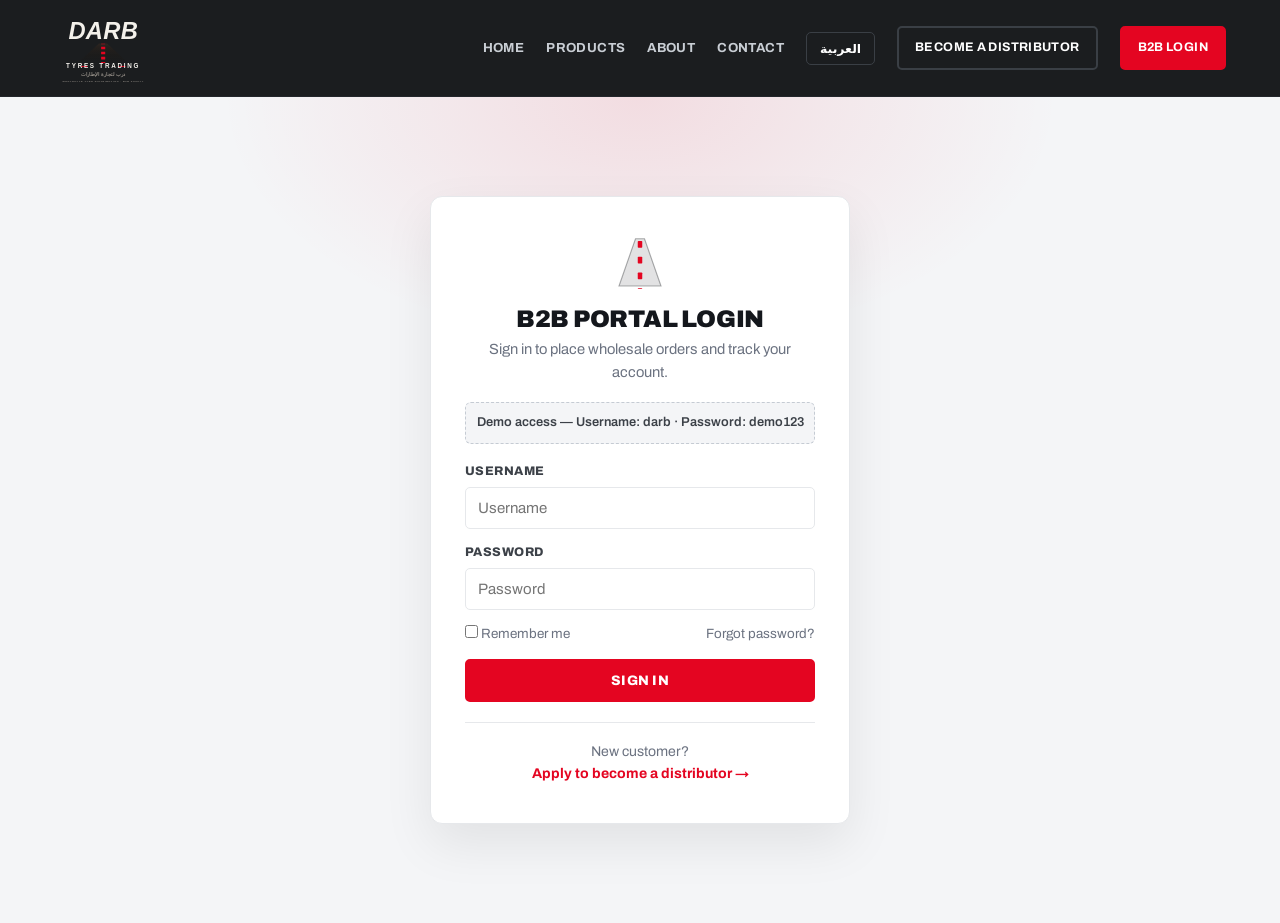
<file: login.html>
<!DOCTYPE html>
<html lang="en" dir="ltr">
<head>
<meta charset="UTF-8">
<meta name="viewport" content="width=device-width, initial-scale=1.0">
<meta name="theme-color" content="#e40521">
<link rel="icon" type="image/svg+xml" href="favicon.svg">
<title>B2B Login — Darb Tyres Trading L.L.C</title>
<meta name="robots" content="noindex">
<script>try{var l=localStorage.getItem('darbLang')||'en';document.documentElement.lang=l;document.documentElement.dir=l==='ar'?'rtl':'ltr';}catch(e){}</script>
<link rel="stylesheet" href="style.css">
<script defer src="app.js"></script>
</head>
<body>

<!-- HEADER -->
<header class="site">
  <div class="wrap nav">
    <a class="brand" href="index.html"><img class="nav-logo" src="darb-logo-on-dark.svg" alt="Darb Tyres Trading"></a>
    <nav class="nav-links" id="navLinks">
      <a href="index.html" data-i18n="nav_home">Home</a>
      <a href="products.html" data-i18n="nav_products">Products</a>
      <a href="about.html" data-i18n="nav_about">About</a>
      <a href="contact.html" data-i18n="nav_contact">Contact</a>
      <button class="lang-toggle" id="langBtn" onclick="toggleLang()">العربية</button>
      <a href="distributor.html" class="btn btn-ghost" data-i18n="nav_distributor">Become a Distributor</a>
      <a href="login.html" class="btn active" data-i18n="nav_login">B2B Login</a>
    </nav>
    <button class="menu-btn" onclick="toggleMenu()" aria-label="Menu">☰</button>
  </div>
</header>

<!-- LOGIN -->
<section class="auth">
  <div class="auth-card">
    <span class="bmark" aria-hidden="true"><svg viewBox="0 0 72 72" fill="none" xmlns="http://www.w3.org/2000/svg" style="overflow:hidden"><polygon points="30,5 42,5 64,68 8,68" fill="currentColor" opacity=".12"/><polygon points="30,5 42,5 64,68 8,68" fill="none" stroke="currentColor" stroke-opacity=".35" stroke-width="1.5"/><g class="lane" fill="#e40521"><rect x="33" y="-13" width="6" height="9" rx="1"/><rect x="33" y="8" width="6" height="9" rx="1"/><rect x="33" y="29" width="6" height="9" rx="1"/><rect x="33" y="50" width="6" height="9" rx="1"/><rect x="33" y="71" width="6" height="9" rx="1"/></g></svg></span>
    <h1 data-i18n="login_title">B2B Portal Login</h1>
    <p class="sub" data-i18n="login_sub">Sign in to place wholesale orders and track your account.</p>
    <div class="auth-demo" data-i18n="login_demo">Demo access — Username: darb · Password: demo123</div>
    <form id="loginForm">
      <div class="auth-err" id="loginErr">Invalid username or password.</div>
      <div class="field"><label data-i18n="lf_user">Username</label><input type="text" id="username" autocomplete="username" data-i18n-ph="lf_user" placeholder="Username"></div>
      <div class="field"><label data-i18n="lf_pass">Password</label><input type="password" id="password" autocomplete="current-password" data-i18n-ph="lf_pass" placeholder="Password"></div>
      <div class="auth-row">
        <label><input type="checkbox" id="remember"> <span data-i18n="lf_remember">Remember me</span></label>
        <a href="#" data-i18n="login_forgot">Forgot password?</a>
      </div>
      <button type="submit" class="btn" style="width:100%" data-i18n="lf_signin">Sign In</button>
    </form>
    <div class="auth-foot">
      <span data-i18n="login_new">New customer?</span><br>
      <a href="distributor.html" data-i18n="login_apply">Apply to become a distributor →</a>
    </div>
  </div>
</section>

<script>
document.getElementById('loginForm').addEventListener('submit', function(e){
  e.preventDefault();
  var u = document.getElementById('username').value.trim();
  var p = document.getElementById('password').value;
  var err = document.getElementById('loginErr');
  // demo: accept darb/demo123, or any non-empty pair
  if(!u || !p){ err.style.display='block'; return; }
  try{ sessionStorage.setItem('darbUser', u === 'darb' ? 'Al Reem Auto Spare Parts' : u); }catch(e){}
  window.location.href = 'portal.html';
});
</script>
</body>
</html>
</file>
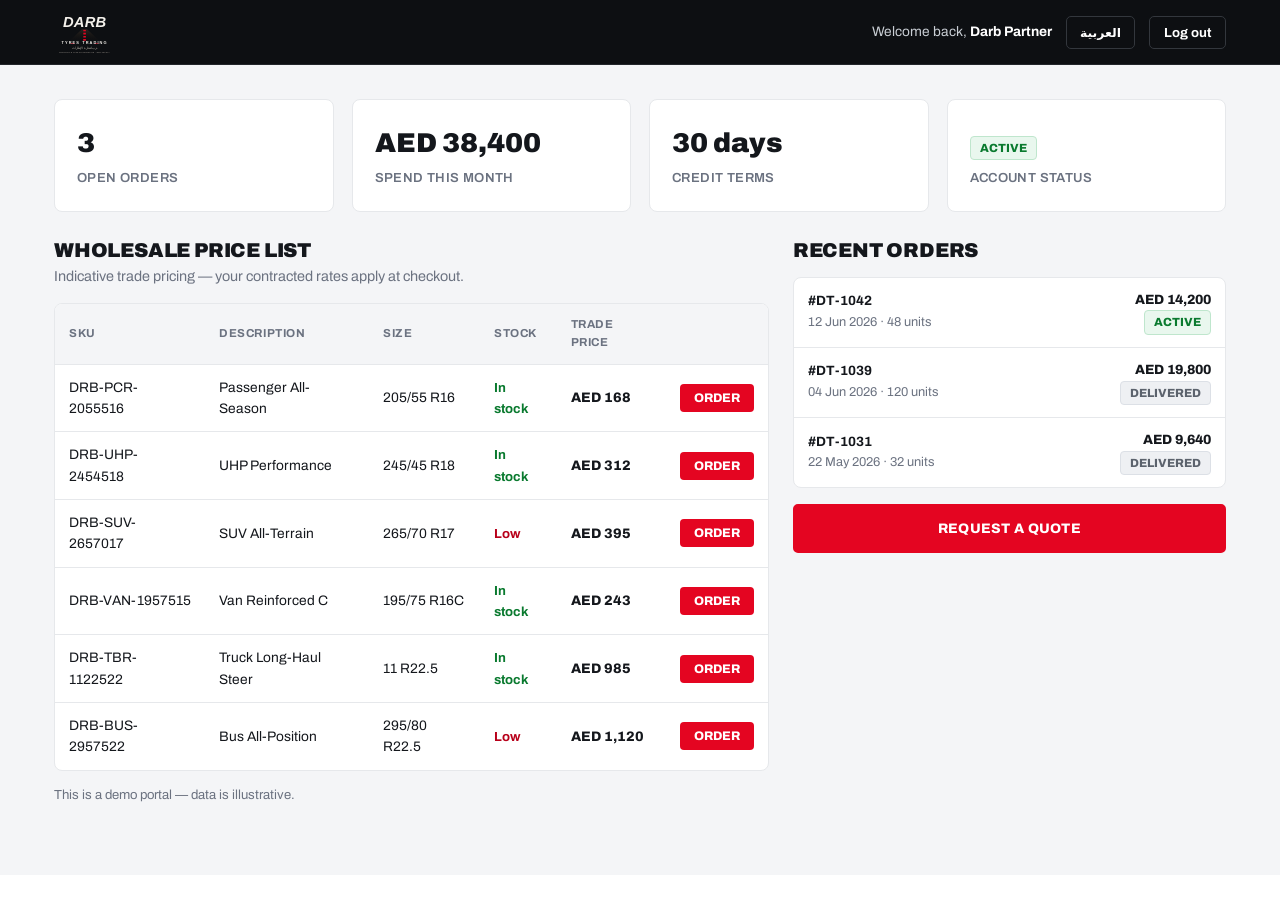
<file: portal.html>
<!DOCTYPE html>
<html lang="en" dir="ltr">
<head>
<meta charset="UTF-8">
<meta name="viewport" content="width=device-width, initial-scale=1.0">
<meta name="theme-color" content="#e40521">
<link rel="icon" type="image/svg+xml" href="favicon.svg">
<title>B2B Portal — Darb Tyres Trading L.L.C</title>
<meta name="robots" content="noindex">
<script>try{var l=localStorage.getItem('darbLang')||'en';document.documentElement.lang=l;document.documentElement.dir=l==='ar'?'rtl':'ltr';}catch(e){}</script>
<link rel="stylesheet" href="style.css">
<script defer src="app.js"></script>
</head>
<body>

<!-- PORTAL TOP BAR -->
<div class="ptop">
  <div class="wrap">
    <a class="brand" href="index.html"><img class="nav-logo" src="darb-logo-on-dark.svg" alt="Darb Tyres Trading"></a>
    <div class="right">
      <span class="who"><span data-i18n="pt_welcome">Welcome back</span>, <b id="ptUser">Partner</b></span>
      <button class="lang-toggle" id="langBtn" onclick="toggleLang()">العربية</button>
      <button class="logout" onclick="logout()" data-i18n="pt_logout">Log out</button>
    </div>
  </div>
</div>

<main class="portal">
  <div class="wrap">

    <!-- KPIs -->
    <div class="kpi-grid">
      <div class="kpi"><div class="v">3</div><div class="k" data-i18n="pt_kpi1">Open Orders</div></div>
      <div class="kpi"><div class="v">AED 38,400</div><div class="k" data-i18n="pt_kpi2">Spend This Month</div></div>
      <div class="kpi"><div class="v">30 days</div><div class="k" data-i18n="pt_kpi3">Credit Terms</div></div>
      <div class="kpi"><div class="v"><span class="badge" data-i18n="pt_active">Active</span></div><div class="k" data-i18n="pt_kpi4">Account Status</div></div>
    </div>

    <div class="pgrid">
      <!-- PRICE LIST -->
      <section>
        <div class="panel-head">
          <div>
            <h2 data-i18n="pt_price_title">Wholesale Price List</h2>
            <p data-i18n="pt_price_sub">Indicative trade pricing — your contracted rates apply at checkout.</p>
          </div>
        </div>
        <div class="tscroll">
          <table class="ptable">
            <thead>
              <tr>
                <th data-i18n="pt_col_sku">SKU</th>
                <th data-i18n="pt_col_desc">Description</th>
                <th data-i18n="pt_col_size">Size</th>
                <th data-i18n="pt_col_stock">Stock</th>
                <th data-i18n="pt_col_price">Trade Price</th>
                <th></th>
              </tr>
            </thead>
            <tbody>
              <tr><td>DRB-PCR-2055516</td><td>Passenger All-Season</td><td>205/55 R16</td><td><span class="stock-ok" data-i18n="pt_instock">In stock</span></td><td class="price">AED 168</td><td><button class="order-btn" data-i18n="pt_order">Order</button></td></tr>
              <tr><td>DRB-UHP-2454518</td><td>UHP Performance</td><td>245/45 R18</td><td><span class="stock-ok" data-i18n="pt_instock">In stock</span></td><td class="price">AED 312</td><td><button class="order-btn" data-i18n="pt_order">Order</button></td></tr>
              <tr><td>DRB-SUV-2657017</td><td>SUV All-Terrain</td><td>265/70 R17</td><td><span class="stock-low" data-i18n="pt_lowstock">Low</span></td><td class="price">AED 395</td><td><button class="order-btn" data-i18n="pt_order">Order</button></td></tr>
              <tr><td>DRB-VAN-1957515</td><td>Van Reinforced C</td><td>195/75 R16C</td><td><span class="stock-ok" data-i18n="pt_instock">In stock</span></td><td class="price">AED 243</td><td><button class="order-btn" data-i18n="pt_order">Order</button></td></tr>
              <tr><td>DRB-TBR-1122522</td><td>Truck Long-Haul Steer</td><td>11 R22.5</td><td><span class="stock-ok" data-i18n="pt_instock">In stock</span></td><td class="price">AED 985</td><td><button class="order-btn" data-i18n="pt_order">Order</button></td></tr>
              <tr><td>DRB-BUS-2957522</td><td>Bus All-Position</td><td>295/80 R22.5</td><td><span class="stock-low" data-i18n="pt_lowstock">Low</span></td><td class="price">AED 1,120</td><td><button class="order-btn" data-i18n="pt_order">Order</button></td></tr>
            </tbody>
          </table>
        </div>
        <p style="color:var(--muted);font-size:.82rem;margin-top:14px" data-i18n="pt_demo_note">This is a demo portal — data is illustrative.</p>
      </section>

      <!-- RECENT ORDERS -->
      <aside>
        <div class="panel-head"><h2 data-i18n="pt_recent">Recent Orders</h2></div>
        <div class="tscroll">
          <table class="ptable" style="min-width:0">
            <tbody>
              <tr><td><b>#DT-1042</b><br><span style="color:var(--muted);font-size:.8rem">12 Jun 2026 · 48 units</span></td><td style="text-align:end"><div class="price">AED 14,200</div><span class="badge" data-i18n="pt_active">Active</span></td></tr>
              <tr><td><b>#DT-1039</b><br><span style="color:var(--muted);font-size:.8rem">04 Jun 2026 · 120 units</span></td><td style="text-align:end"><div class="price">AED 19,800</div><span class="badge" style="background:#eef0f3;color:#5c636d;border-color:#dce0e6">Delivered</span></td></tr>
              <tr><td><b>#DT-1031</b><br><span style="color:var(--muted);font-size:.8rem">22 May 2026 · 32 units</span></td><td style="text-align:end"><div class="price">AED 9,640</div><span class="badge" style="background:#eef0f3;color:#5c636d;border-color:#dce0e6">Delivered</span></td></tr>
            </tbody>
          </table>
        </div>
        <a href="contact.html" class="btn" style="width:100%;margin-top:16px" data-i18n="nav_quote">Request a Quote</a>
      </aside>
    </div>
  </div>
</main>

<script>
(function(){
  var u = 'Darb Partner';
  try{ u = sessionStorage.getItem('darbUser') || u; }catch(e){}
  document.getElementById('ptUser').textContent = u;
})();
function logout(){
  try{ sessionStorage.removeItem('darbUser'); }catch(e){}
  window.location.href = 'login.html';
}
</script>
</body>
</html>
</file>
<file: style.css>
/* ============================================================
   DARB TYRES TRADING L.L.C — site stylesheet
   Colours, fonts and spacing live here. Safe to tweak.
   Brand colour = --red. Change it once to re-skin the site.
   ============================================================ */
@import url('https://fonts.googleapis.com/css2?family=Archivo:wght@400;500;600;700;800;900&family=Saira+Condensed:wght@700;800;900&display=swap');

:root{
  --red:#e40521;
  --red-dark:#b8001a;
  --ink:#14171c;
  --ink-2:#3c4148;
  --muted:#6b7280;
  --line:#e6e8eb;
  --bg:#ffffff;
  --bg-soft:#f4f5f7;
  --dark:#0d0f12;
  --dark-2:#14181d;
  --radius:8px;
  --maxw:1220px;
}
*{box-sizing:border-box;margin:0;padding:0}
html{scroll-behavior:smooth}
body{font-family:"Archivo",system-ui,-apple-system,"Segoe UI",sans-serif;color:var(--ink);background:var(--bg);line-height:1.55;-webkit-font-smoothing:antialiased;overflow-x:hidden}
[dir="rtl"] body{font-family:"Archivo",Tahoma,system-ui,sans-serif}
a{color:inherit;text-decoration:none}
img{display:block;max-width:100%}
button{font-family:inherit;cursor:pointer}
h1,h2,h3,h4{line-height:1.05;letter-spacing:-.01em}
.wrap{max-width:var(--maxw);margin:0 auto;padding:0 24px}
.soft{background:var(--bg-soft)}

/* ---------- buttons ---------- */
.btn{display:inline-flex;align-items:center;justify-content:center;gap:8px;background:var(--red);color:#fff;font-weight:800;font-size:.86rem;letter-spacing:.02em;text-transform:uppercase;padding:12px 22px;border:2px solid var(--red);border-radius:5px;transition:.18s}
.btn:hover{background:var(--red-dark);border-color:var(--red-dark);transform:translateY(-1px)}
.btn-ghost{background:transparent;color:var(--ink);border-color:var(--line)}
.btn-ghost:hover{background:transparent;border-color:var(--ink);color:var(--ink)}
.btn-lg{padding:16px 30px;font-size:.95rem}
.nav .btn{padding:10px 16px;font-size:.78rem}
.nav .btn-ghost{color:var(--ink)}

/* ---------- header / nav ---------- */
header.site{position:sticky;top:0;z-index:60;background:rgba(13,15,18,.94);backdrop-filter:blur(10px);border-bottom:1px solid #23262b}
.nav{display:flex;align-items:center;justify-content:space-between;height:96px;gap:24px}
.brand{display:flex;align-items:center;gap:12px}
.nav-logo{height:74px;width:auto;display:block}
/* ----- Darb "Tread D" logo mark (red / black / white) ----- */
.bmark{height:40px;width:auto;flex:none;display:inline-flex;align-items:center;color:var(--ink);line-height:0}
.bmark svg{height:100%;width:auto;display:block}
footer.site .bmark,.ptop .bmark{color:#fff}
/* moving red lane line — the "darb" (road) in motion */
.bmark .lane{animation:darbLane .85s linear infinite}
@keyframes darbLane{from{transform:translateY(0)}to{transform:translateY(21px)}}
.brand:hover .bmark .lane{animation-duration:.45s}
@media (prefers-reduced-motion:reduce){.bmark .lane{animation:none}}
.brand .name{font-weight:900;font-size:1.28rem;line-height:.96;letter-spacing:-.01em}
.brand .name span{font-family:"Saira Condensed",system-ui,sans-serif;font-weight:900;font-style:italic;text-transform:uppercase;letter-spacing:.01em}
.brand .name small{display:block;font-weight:700;font-size:.56rem;color:var(--muted);letter-spacing:.22em;text-transform:uppercase;margin-top:2px}
footer.site .brand .name small,.ptop .brand .name small{color:#aab0b7}
.nav-links{display:flex;align-items:center;gap:22px}
.nav-links a{font-weight:700;font-size:.82rem;text-transform:uppercase;letter-spacing:.03em;color:#c9ced4;padding:6px 0;position:relative}
.nav-links a:hover{color:#fff}
.nav-links a.active{color:#fff}
.nav-links a.active::after{content:"";position:absolute;left:0;bottom:-2px;width:100%;height:2px;background:var(--red)}
.nav-links a.btn.active{color:#fff}
.nav-links a.btn-ghost.active{color:#fff}
.nav-links a.btn.active::after,.nav-links a.btn-ghost.active::after{display:none}
.nav .btn-ghost{color:#fff;border-color:#3a3f45}
.nav .btn-ghost:hover{background:#fff;color:var(--ink);border-color:#fff}
.lang-toggle{background:transparent;border:1.5px solid #3a3f45;color:#fff;padding:8px 13px;border-radius:5px;font-weight:800;font-size:.78rem;transition:.18s}
.lang-toggle:hover{border-color:#fff}
.menu-btn{display:none;background:none;border:none;font-size:1.6rem;color:#fff}

/* ---------- hero ---------- */
.hero{display:grid;grid-template-columns:1.05fr .95fr;background:var(--dark);color:#fff;min-height:520px;overflow:hidden}
.hero-text{display:flex;align-items:center;background:
  radial-gradient(700px 400px at 80% 10%,rgba(228,5,33,.22),transparent 60%),
  linear-gradient(120deg,var(--dark) 40%,#2a0a0e 120%)}
.hero-inner{padding:64px 56px}
.hero-logo{width:100%;max-width:380px;height:auto;display:block;margin-bottom:22px}
.hero .tagline{display:inline-block;font-size:.74rem;font-weight:800;letter-spacing:.16em;text-transform:uppercase;color:#fff;background:var(--red);padding:7px 14px;border-radius:4px;margin-bottom:20px}
/* full logo in footer */
.foot-logo{width:220px;max-width:82%;height:auto;display:block;margin-bottom:14px}
.hero h1{font-size:clamp(2.2rem,4.4vw,3.6rem);font-weight:900;text-transform:uppercase;letter-spacing:-.02em;margin-bottom:18px}
.hero p{color:#c9ced4;font-size:1.08rem;max-width:520px;margin-bottom:28px}
.hero-cta{display:flex;gap:14px;flex-wrap:wrap}
.hero-photo{position:relative;min-height:340px}
.hero-photo .slot{width:100%;height:100%;object-fit:cover}

/* ---------- red stat strip ---------- */
.redstrip{background:var(--red);color:#fff}
.redstrip .wrap{display:flex;flex-wrap:wrap;justify-content:space-around;gap:18px;padding:26px 24px;text-align:center}
.redstrip .it .n{font-size:1.8rem;font-weight:900}
.redstrip .it .l{font-size:.82rem;opacity:.92;font-weight:600;text-transform:uppercase;letter-spacing:.04em}

/* ---------- sections ---------- */
.section{padding:72px 0}
.sec-head{margin-bottom:42px}
.sec-head.center{text-align:center;max-width:680px;margin-left:auto;margin-right:auto}
.kicker{display:inline-flex;align-items:center;gap:9px;font-weight:800;font-size:.74rem;letter-spacing:.14em;text-transform:uppercase;color:var(--red);margin-bottom:12px}
.kicker::before{content:"";width:26px;height:2px;background:var(--red)}
.sec-head.center .kicker{justify-content:center}
.sec-head h2{font-size:clamp(1.7rem,3.4vw,2.5rem);font-weight:900;text-transform:uppercase;letter-spacing:-.02em}
.sec-head p,.sec-head .sub{color:var(--muted);font-size:1.04rem;margin-top:10px}

/* ---------- page head (interior) ---------- */
.phead{background:var(--dark);color:#fff;padding:54px 0}
.phead h1{font-size:clamp(1.9rem,3.6vw,2.7rem);font-weight:900;text-transform:uppercase}
.phead p{color:#c9ced4;margin-top:10px;max-width:680px}
.crumb{font-size:.78rem;color:#9aa1a8;text-transform:uppercase;letter-spacing:.06em;margin-bottom:12px}
.crumb a:hover{color:#fff}

/* ---------- card grids ---------- */
.grid-2{display:grid;grid-template-columns:repeat(2,1fr);gap:22px}
.grid-3{display:grid;grid-template-columns:repeat(3,1fr);gap:22px}
.grid-4{display:grid;grid-template-columns:repeat(4,1fr);gap:20px}

/* simple info card */
.card{background:var(--bg);border:1px solid var(--line);border-radius:var(--radius);padding:28px 24px;transition:.2s}
.card:hover{border-color:var(--red);box-shadow:0 12px 28px rgba(0,0,0,.07);transform:translateY(-3px)}
.card .ic{width:46px;height:46px;border-radius:8px;display:grid;place-items:center;background:var(--red);color:#fff;font-size:1.3rem;font-weight:800;margin-bottom:16px}
.card h4{font-size:1.08rem;font-weight:800;margin-bottom:6px}
.card p{color:var(--muted);font-size:.92rem}
.soft .card{background:#fff}

/* product / category cards */
.pcard{display:flex;flex-direction:column;background:var(--bg);border:1px solid var(--line);border-radius:var(--radius);overflow:hidden;transition:.2s}
.pcard:hover{border-color:var(--red);box-shadow:0 16px 34px rgba(0,0,0,.1);transform:translateY(-4px)}
.pcard .photo{position:relative;height:210px;overflow:hidden;background:var(--bg-soft)}
.pcard .photo .slot{width:100%;height:100%;object-fit:cover;transition:.4s}
.pcard:hover .photo .slot{transform:scale(1.05)}
.pcard .tag{position:absolute;top:12px;left:12px;z-index:2;background:var(--red);color:#fff;font-size:.66rem;font-weight:800;letter-spacing:.06em;text-transform:uppercase;padding:5px 11px;border-radius:3px}
[dir="rtl"] .pcard .tag{left:auto;right:12px}
.pcard .body{padding:22px;display:flex;flex-direction:column;flex:1}
.pcard h3{font-size:1.18rem;font-weight:800;text-transform:uppercase;margin-bottom:9px}
.pcard p{color:var(--muted);font-size:.92rem;margin-bottom:14px}
.pcard .spec{display:flex;flex-wrap:wrap;gap:6px;margin-bottom:16px;margin-top:auto}
.pcard .spec span{background:var(--bg-soft);border:1px solid var(--line);border-radius:3px;font-size:.72rem;font-weight:700;color:var(--ink-2);padding:3px 9px}
.pcard .more{color:var(--red);font-weight:800;font-size:.86rem;text-transform:uppercase;letter-spacing:.03em}

/* ---------- category filter bar ---------- */
.cat-bar{display:flex;flex-wrap:wrap;gap:8px;margin-bottom:32px;justify-content:center}
.cat-bar button{background:#fff;border:1.5px solid var(--line);color:var(--ink-2);font-weight:800;font-size:.8rem;text-transform:uppercase;letter-spacing:.03em;padding:10px 18px;border-radius:5px;transition:.18s}
.cat-bar button:hover{border-color:var(--ink)}
.cat-bar button.on{background:var(--red);border-color:var(--red);color:#fff}
.prod-grid{display:grid;grid-template-columns:repeat(3,1fr);gap:22px}

/* ---------- split + media ---------- */
.split{display:grid;grid-template-columns:1fr 1fr;gap:50px;align-items:center}
.media{border-radius:var(--radius);overflow:hidden;min-height:340px;background:var(--bg-soft)}
.media .slot{width:100%;height:100%;min-height:340px;object-fit:cover}

/* feature list */
.feat-list{list-style:none;display:grid;gap:16px;margin-top:14px}
.feat-list li{display:flex;gap:13px;align-items:flex-start}
.feat-list .tick{flex:none;width:28px;height:28px;border-radius:5px;background:var(--red);color:#fff;display:grid;place-items:center;font-weight:900;font-size:.85rem}
.feat-list h4{font-weight:800;margin-bottom:2px;font-size:1rem}
.feat-list p{color:var(--muted);font-size:.9rem}

/* facts table (about / distributor) */
.facts{display:grid;gap:0;border:1px solid var(--line);border-radius:var(--radius);overflow:hidden}
.facts .row{display:grid;grid-template-columns:200px 1fr;gap:16px;padding:14px 18px;border-bottom:1px solid var(--line);background:#fff}
.facts .row:last-child{border-bottom:0}
.facts .k{font-weight:800;font-size:.82rem;text-transform:uppercase;letter-spacing:.04em;color:var(--muted)}
.facts .v{font-weight:600}

/* ---------- brands ---------- */
.brand-strip{display:flex;flex-wrap:wrap;gap:12px;justify-content:center}
.brand-strip .chip{border:1px solid var(--line);background:#fff;border-radius:5px;padding:12px 24px;font-weight:800;color:var(--ink-2);transition:.18s}
.brand-strip .chip:hover{border-color:var(--red);color:var(--ink)}

/* ---------- CTA ---------- */
.cta{background:var(--dark);color:#fff;padding:60px 0}
.cta .wrap{text-align:center}
.cta h2{font-size:clamp(1.7rem,3.2vw,2.4rem);font-weight:900;text-transform:uppercase;margin-bottom:10px}
.cta p{color:#c9ced4;font-size:1.06rem;max-width:600px;margin:0 auto 24px}
.cta-split{display:grid;grid-template-columns:1fr 1fr;gap:48px;text-align:start;align-items:center}
.cta-split h2{text-align:start}

/* ---------- forms ---------- */
.form{display:grid;gap:14px;background:#fff;border:1px solid var(--line);border-radius:var(--radius);padding:26px}
.cta .form{color:var(--ink)}
.field{display:grid;gap:6px}
.field label{font-size:.78rem;font-weight:800;text-transform:uppercase;letter-spacing:.04em;color:var(--ink-2)}
.cta .field label{color:#c9ced4}
.form input,.form textarea,.form select{background:#fff;border:1.5px solid var(--line);border-radius:5px;padding:12px;font-size:.94rem;font-family:inherit;color:var(--ink)}
.form input:focus,.form textarea:focus,.form select:focus{outline:none;border-color:var(--red)}
.form textarea{resize:vertical;min-height:110px}
.form-note{font-size:.84rem;color:var(--muted)}

/* ---------- footer ---------- */
footer.site{background:var(--dark);color:#aab0b7;padding:54px 0 22px}
.foot-grid{display:grid;grid-template-columns:1.5fr 1fr 1fr 1.3fr;gap:30px;margin-bottom:32px}
.foot-col h4{color:#fff;font-weight:800;margin-bottom:14px;font-size:.84rem;text-transform:uppercase;letter-spacing:.08em}
.foot-col a,.foot-col p{display:block;color:#aab0b7;font-size:.9rem;margin-bottom:9px;transition:.18s}
.foot-col a:hover{color:var(--red)}
.foot-brand .brand .name{color:#fff}
.foot-brand p{margin-top:14px}
.foot-bottom{border-top:1px solid #23262b;padding-top:20px;display:flex;justify-content:space-between;flex-wrap:wrap;gap:8px;font-size:.82rem}

/* ---------- floating WhatsApp ---------- */
.wa-float{position:fixed;bottom:22px;right:22px;z-index:80;width:56px;height:56px;border-radius:50%;background:#25d366;color:#fff;display:grid;place-items:center;box-shadow:0 8px 22px rgba(0,0,0,.28);transition:transform .15s}
.wa-float:hover{transform:scale(1.08)}
[dir="rtl"] .wa-float{right:auto;left:22px}

/* ---------- auth / login ---------- */
.auth{min-height:calc(100vh - 74px);display:grid;place-items:center;background:
  radial-gradient(600px 360px at 50% 0%,rgba(228,5,33,.10),transparent 70%),var(--bg-soft);padding:50px 20px}
.auth-card{background:#fff;border:1px solid var(--line);border-radius:12px;padding:38px 34px;width:100%;max-width:420px;text-align:center;box-shadow:0 20px 50px rgba(0,0,0,.08)}
.auth-card .bmark{height:54px;justify-content:center;margin:0 auto 18px}
.auth-card h1{font-size:1.5rem;font-weight:900;text-transform:uppercase;margin-bottom:6px}
.auth-card .sub{color:var(--muted);font-size:.92rem;margin-bottom:18px}
.auth-demo{background:var(--bg-soft);border:1px dashed var(--line-strong,#c5cbd3);border-radius:6px;padding:10px;font-size:.8rem;color:var(--ink-2);margin-bottom:18px;font-weight:600}
.auth-card form{display:grid;gap:14px;text-align:start}
.auth-card .field input{background:#fff;border:1.5px solid var(--line);border-radius:5px;padding:12px;font-size:.94rem;font-family:inherit;width:100%}
.auth-card .field input:focus{outline:none;border-color:var(--red)}
.auth-err{display:none;background:#fdecee;color:var(--red-dark);border:1px solid #f6c9ce;border-radius:5px;padding:10px;font-size:.84rem;font-weight:700}
.auth-row{display:flex;align-items:center;justify-content:space-between;font-size:.84rem;color:var(--muted)}
.auth-row a:hover{color:var(--red)}
.auth-foot{margin-top:20px;padding-top:18px;border-top:1px solid var(--line);font-size:.88rem;color:var(--muted)}
.auth-foot a{color:var(--red);font-weight:700}

/* ---------- B2B portal ---------- */
.ptop{background:var(--dark);color:#fff;border-bottom:1px solid #23262b}
.ptop .wrap{display:flex;align-items:center;justify-content:space-between;height:64px;gap:16px}
.ptop .brand .name{color:#fff}
.ptop .nav-logo{height:46px;width:auto;display:block}
.ptop .right{display:flex;align-items:center;gap:14px}
.ptop .who{font-size:.86rem;color:#c9ced4}
.ptop .who b{color:#fff}
.ptop .lang-toggle{background:transparent;color:#fff;border-color:#33373d}
.ptop .logout{background:transparent;border:1.5px solid #33373d;color:#fff;padding:8px 14px;border-radius:5px;font-weight:700;font-size:.82rem}
.ptop .logout:hover{border-color:var(--red);color:#fff}
.portal{padding:34px 0 70px;background:var(--bg-soft);min-height:80vh}
.kpi-grid{display:grid;grid-template-columns:repeat(4,1fr);gap:18px;margin-bottom:28px}
.kpi{background:#fff;border:1px solid var(--line);border-radius:var(--radius);padding:22px}
.kpi .v{font-size:1.7rem;font-weight:900}
.kpi .k{color:var(--muted);font-size:.82rem;font-weight:600;text-transform:uppercase;letter-spacing:.03em;margin-top:4px}
.pgrid{display:grid;grid-template-columns:1.65fr 1fr;gap:24px;align-items:start}
.panel-head{margin-bottom:16px}
.panel-head h2{font-size:1.25rem;font-weight:900;text-transform:uppercase}
.panel-head p{color:var(--muted);font-size:.9rem;margin-top:4px}
.tscroll{overflow-x:auto;background:#fff;border:1px solid var(--line);border-radius:var(--radius)}
.ptable{width:100%;border-collapse:collapse;min-width:560px}
.ptable th,.ptable td{padding:12px 14px;text-align:start;border-bottom:1px solid var(--line);font-size:.86rem}
.ptable th{font-size:.72rem;text-transform:uppercase;letter-spacing:.05em;color:var(--muted);background:var(--bg-soft)}
.ptable tbody tr:last-child td{border-bottom:0}
.ptable .price{font-weight:800}
.stock-ok{color:#0a7a2f;font-weight:700;font-size:.82rem}
.stock-low{color:#b8001a;font-weight:700;font-size:.82rem}
.order-btn{background:var(--red);color:#fff;border:0;border-radius:4px;padding:7px 14px;font-weight:800;font-size:.78rem;text-transform:uppercase}
.order-btn:hover{background:var(--red-dark)}
.badge{display:inline-block;background:#e9f7ee;color:#0a7a2f;border:1px solid #bfe6cd;border-radius:4px;padding:2px 9px;font-size:.74rem;font-weight:800;text-transform:uppercase}
aside .ptable td{font-size:.84rem}

/* ---------- responsive ---------- */
@media(max-width:980px){
  .hero{grid-template-columns:1fr}
  .hero-inner{padding:48px 28px}
  .hero-photo{min-height:260px;order:-1}
  .grid-3,.grid-4,.prod-grid{grid-template-columns:1fr 1fr}
  .split,.cta-split,.pgrid{grid-template-columns:1fr;gap:32px}
  .foot-grid{grid-template-columns:1fr 1fr}
  .kpi-grid{grid-template-columns:1fr 1fr}
  .nav{height:78px}
  .nav-logo{height:58px}
  .nav-links{display:none}
  .menu-btn{display:block}
  .nav-links.open{display:flex;flex-direction:column;align-items:flex-start;position:absolute;top:78px;left:0;right:0;background:#0d0f12;border-bottom:1px solid #23262b;padding:18px 24px;gap:14px}
  .nav-links.open .btn{width:100%}
  .nav-links.open a{color:#fff}
}
@media(max-width:600px){
  .grid-3,.grid-4,.prod-grid,.foot-grid,.kpi-grid{grid-template-columns:1fr}
  .facts .row{grid-template-columns:1fr;gap:4px}
  .hero h1{font-size:1.9rem}
  .foot-bottom{flex-direction:column}
}
</file>
